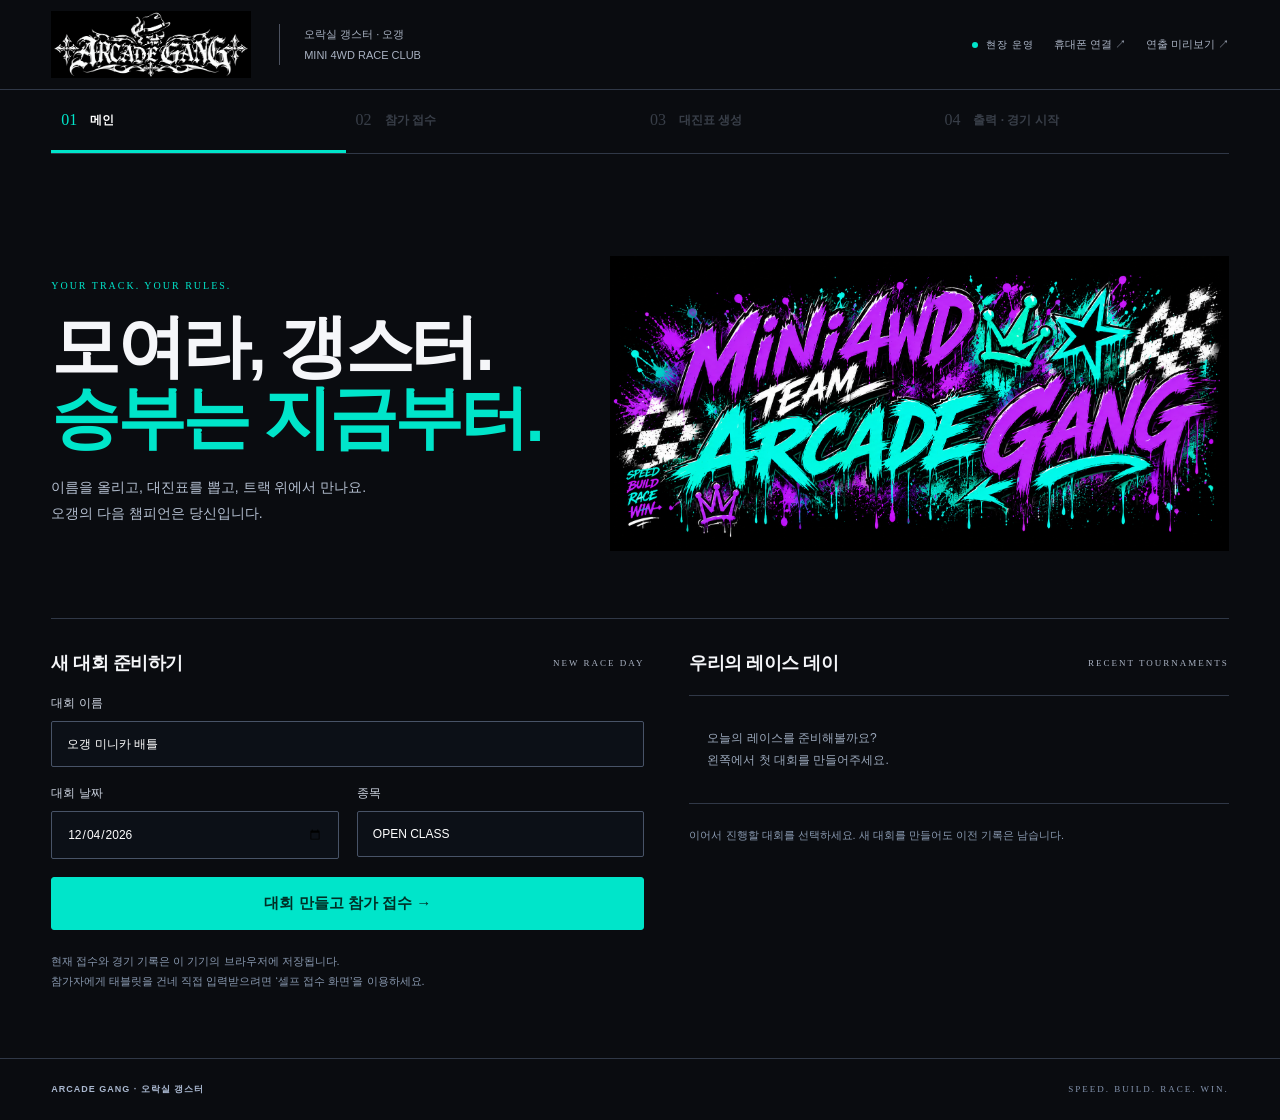
<file: index.html>
<!doctype html><html lang="ko"><head><meta charset="utf-8"><meta name="viewport" content="width=device-width,initial-scale=1"><meta name="theme-color" content="#0a0c10"><meta name="description" content="ARCADE GANG 미니카 대회 참가 접수, 대진표 생성과 경기 진행"><title>ARCADE GANG · RACE CLUB</title><link rel="stylesheet" href="hub.css"></head><body>
<header class="topbar"><a class="brand" href="#home" aria-label="오갱 메인"><img src="assets/wordmark.png" alt="ARCADE GANG"></a><div class="brand-tag">오락실 갱스터 · 오갱<br>MINI 4WD RACE CLUB</div><div class="top-right"><span class="local-status">현장 운영</span><a class="text-link" href="phone-link.html" target="_blank">휴대폰 연결 ↗</a><a class="text-link" href="scene-preview.html" target="_blank">연출 미리보기 ↗</a></div></header>
<button id="exit-kiosk" class="kiosk-exit quiet">운영자 화면으로 ↗</button><div class="app-shell"><nav class="steps" aria-label="대회 준비 단계"><button data-go="home"><b>01</b> 메인</button><button data-go="register"><b>02</b> 참가 접수</button><button data-go="draw"><b>03</b> 대진표 생성</button><button data-go="ready"><b>04</b> 출력 · 경기 시작</button></nav>
<main>
<section class="page" data-page="home"><div class="home-hero"><div class="hero-copy"><span class="eyebrow">YOUR TRACK. YOUR RULES.</span><h1>모여라, 갱스터.<br><em>승부는 지금부터.</em></h1><p>이름을 올리고, 대진표를 뽑고, 트랙 위에서 만나요.<br>오갱의 다음 챔피언은 당신입니다.</p></div><img class="hero-art" src="assets/graffiti.png" alt="청록색과 보라색 ARCADE GANG 미니카 그래피티"></div><div class="home-lower"><div><div class="section-label"><h2>새 대회 준비하기</h2><span>NEW RACE DAY</span></div><form id="event-form" class="event-form"><label>대회 이름<input id="event-title" name="title" maxlength="40" value="오갱 미니카 배틀" required autocomplete="off"></label><label>대회 날짜<input id="event-date" name="date" type="date" required></label><label>종목<input id="event-class" name="raceClass" maxlength="24" value="OPEN CLASS" required></label><button class="primary" type="submit">대회 만들고 참가 접수 →</button></form><p class="home-note">현재 접수와 경기 기록은 이 기기의 브라우저에 저장됩니다.<br>참가자에게 태블릿을 건네 직접 입력받으려면 ‘셀프 접수 화면’을 이용하세요.</p></div><div><div class="section-label"><h2>우리의 레이스 데이</h2><span>RECENT TOURNAMENTS</span></div><div id="event-list"></div><p class="home-note">이어서 진행할 대회를 선택하세요. 새 대회를 만들어도 이전 기록은 남습니다.</p></div></div></section>
<section class="page" data-page="register" hidden><div class="page-head"><div><span class="eyebrow">PLAYER CHECK-IN</span><h1>오늘의 레이서,<br>이름을 남겨주세요.</h1><p id="register-event-name">대회 참가 접수</p></div><div class="head-actions"><button class="quiet" id="enter-kiosk">셀프 접수 화면 ↗</button><div class="counter"><strong id="player-count">0</strong><span>RACERS CHECKED IN</span></div></div></div><div class="kiosk-poster"><img src="assets/poster.png" alt=""></div><div class="register-layout"><div class="checkin-card"><span class="eyebrow">WELCOME TO THE GANG.</span><h2>무슨 이름으로 달릴까요?</h2><p>경기에서 사용할 이름 또는 닉네임을 입력해주세요.</p><form id="player-form"><label for="player-name">선수 이름 / 닉네임</label><input id="player-name" name="playerName" maxlength="40" placeholder="이름을 입력해주세요" autocomplete="off" required enterkeyhint="done"><small class="field-note">1~20글자 · 경기 화면에서는 5글자 뒤부터 ...로 표시됩니다.</small><button type="submit" class="primary">참가 접수 완료 ↗</button></form><div class="receipt" id="receipt" role="status" aria-live="polite">이름을 입력하고 접수 완료를 눌러주세요.</div><details class="bulk-box"><summary>운영자 · 명단 한 번에 추가하기</summary><textarea id="bulk-names" rows="5" placeholder="한 줄에 한 명씩 입력&#10;오갱&#10;블랙잭&#10;번아웃" aria-label="추가할 선수 명단"></textarea><button id="add-bulk">명단 일괄 추가</button></details><div class="register-brand"><img src="assets/wordmark.png" alt="ARCADE GANG"><span>SPEED. BUILD. RACE. WIN.</span></div></div><section class="roster-panel" aria-label="참가자 명단"><div class="roster-top"><h2>참가자 명단 <span id="roster-count">00</span></h2><input type="search" id="roster-search" placeholder="선수 이름 검색" aria-label="선수 이름 검색"></div><div class="roster-list" id="roster-list"></div><div class="roster-foot"><span>최소 3명 · 최대 64명</span><button class="purple" id="to-draw">접수 마치고 대진표 생성 →</button></div></section></div><div class="bottom-bar"><span>동명이인은 구분할 수 있는 별칭을 사용해주세요.<br>현장 접수 화면입니다. 다른 기기와 명단이 자동 공유되지는 않습니다.</span><button class="quiet" id="export-event">접수 명단 백업 ↓</button></div></section>
<section class="page" data-page="draw" hidden><div class="page-head"><div><span class="eyebrow">BUILD THE BRACKET</span><h1>레인은 공정하게.<br>승부는 뜨겁게.</h1><p id="draw-event-name">접수한 명단으로 대진표를 만듭니다.</p></div><div class="head-actions"><button class="quiet" data-go="register">← 명단 확인</button></div></div><div class="settings-strip"><div><small>참가 선수</small><strong><em id="draw-count">0</em>명</strong></div><div><small>경기 방식</small><strong>토너먼트 3R</strong></div><div><small>레인 배치</small><strong>3라운드 · 각 레인 1회</strong></div><div><small>결승 진출</small><strong>라운드별 1명 → 3인 결승</strong></div></div><div class="draw-empty" id="draw-empty"><span>SHUFFLE. LINE UP. RACE.</span><h2>명단은 준비됐습니다.</h2><p>각 라운드마다 3인조·2인조로 편성합니다.<br>라운드 진출자는 이후 경기에서 빠지고, 남은 선수는 출력물의 레인을 유지합니다.</p><button id="generate" class="purple">대진표 추첨하기 ↗</button></div><div id="generated-view" hidden><div class="draw-actions"><p>접수한 이름 그대로 편성했습니다. 선수 이름과 레인을 확인해주세요.<br>3개 라운드에서 각 선수가 1·2·3레인에 한 번씩 배치됩니다.</p><div><button id="regenerate" class="quiet">다시 추첨</button><button class="primary" id="confirm-bracket">이 대진표로 확정 →</button></div></div><div class="round-grid" id="draw-rounds"></div></div><div class="bottom-bar"><span id="draw-lock-note">추첨 후에도 경기 시작 전에는 다시 편성할 수 있습니다.</span><button class="quiet" data-go="home">메인으로</button></div></section>
<section class="page" data-page="ready" hidden><div class="page-head"><div><span class="eyebrow">ALL SET. LET’S RACE.</span><h1>대진표 준비 끝.<br>이제 트랙으로.</h1><p>한 장을 출력하고, 경기 화면을 열어주세요.</p></div><button class="quiet" data-go="draw">← 대진표 확인</button></div><div class="ready-summary"><div><h2 id="ready-title"></h2><p id="ready-meta"></p></div><strong><span id="ready-count">0</span><small>RACERS</small></strong></div><div class="ready-layout"><section class="ready-card print-card"><span>01 / PRINT THE SHEET</span><h2>손에 쥐는 대진표.</h2><p id="print-description">로고와 선수 이름이 선명한 흑백 대진표입니다. 조 편성과 레인 번호가 경기 화면에 그대로 연결됩니다.</p><div class="card-index" aria-hidden="true">01</div><button id="open-print" class="quiet">출력 화면 열기 ↗</button></section><section class="ready-card"><span>02 / ENTER THE ARENA</span><h2>오늘의 승부를 시작하세요.</h2><p>조를 누르면 선수 소개가 시작됩니다. 승자 이름을 누르면 다음 경기로 이어지고, 다음 라운드는 휴식 후 시작할 수 있습니다.</p><div class="card-index" aria-hidden="true">02</div><button id="open-live" class="primary">경기 진행 화면 열기 →</button></section></div><details class="ready-preview"><summary>확정된 1R · 2R · 3R 대진표 펼쳐보기</summary><div class="round-grid" id="ready-rounds"></div></details><div class="bottom-bar"><span>관중용 화면은 경기 진행 화면에서 열 수 있습니다.<br>접수와 결과는 현재 브라우저에 저장됩니다.</span><button class="quiet" id="export-ready">대회 정보 백업 ↓</button></div></section>
</main></div><footer class="footer"><b>ARCADE GANG · 오락실 갱스터</b><span>SPEED. BUILD. RACE. WIN.</span></footer><div class="toast" id="toast" role="status" aria-live="polite"></div><script src="tournament-store.js"></script><script src="print-style.js"></script><script src="print-view.js"></script><script src="hub.js"></script></body></html>
</file>
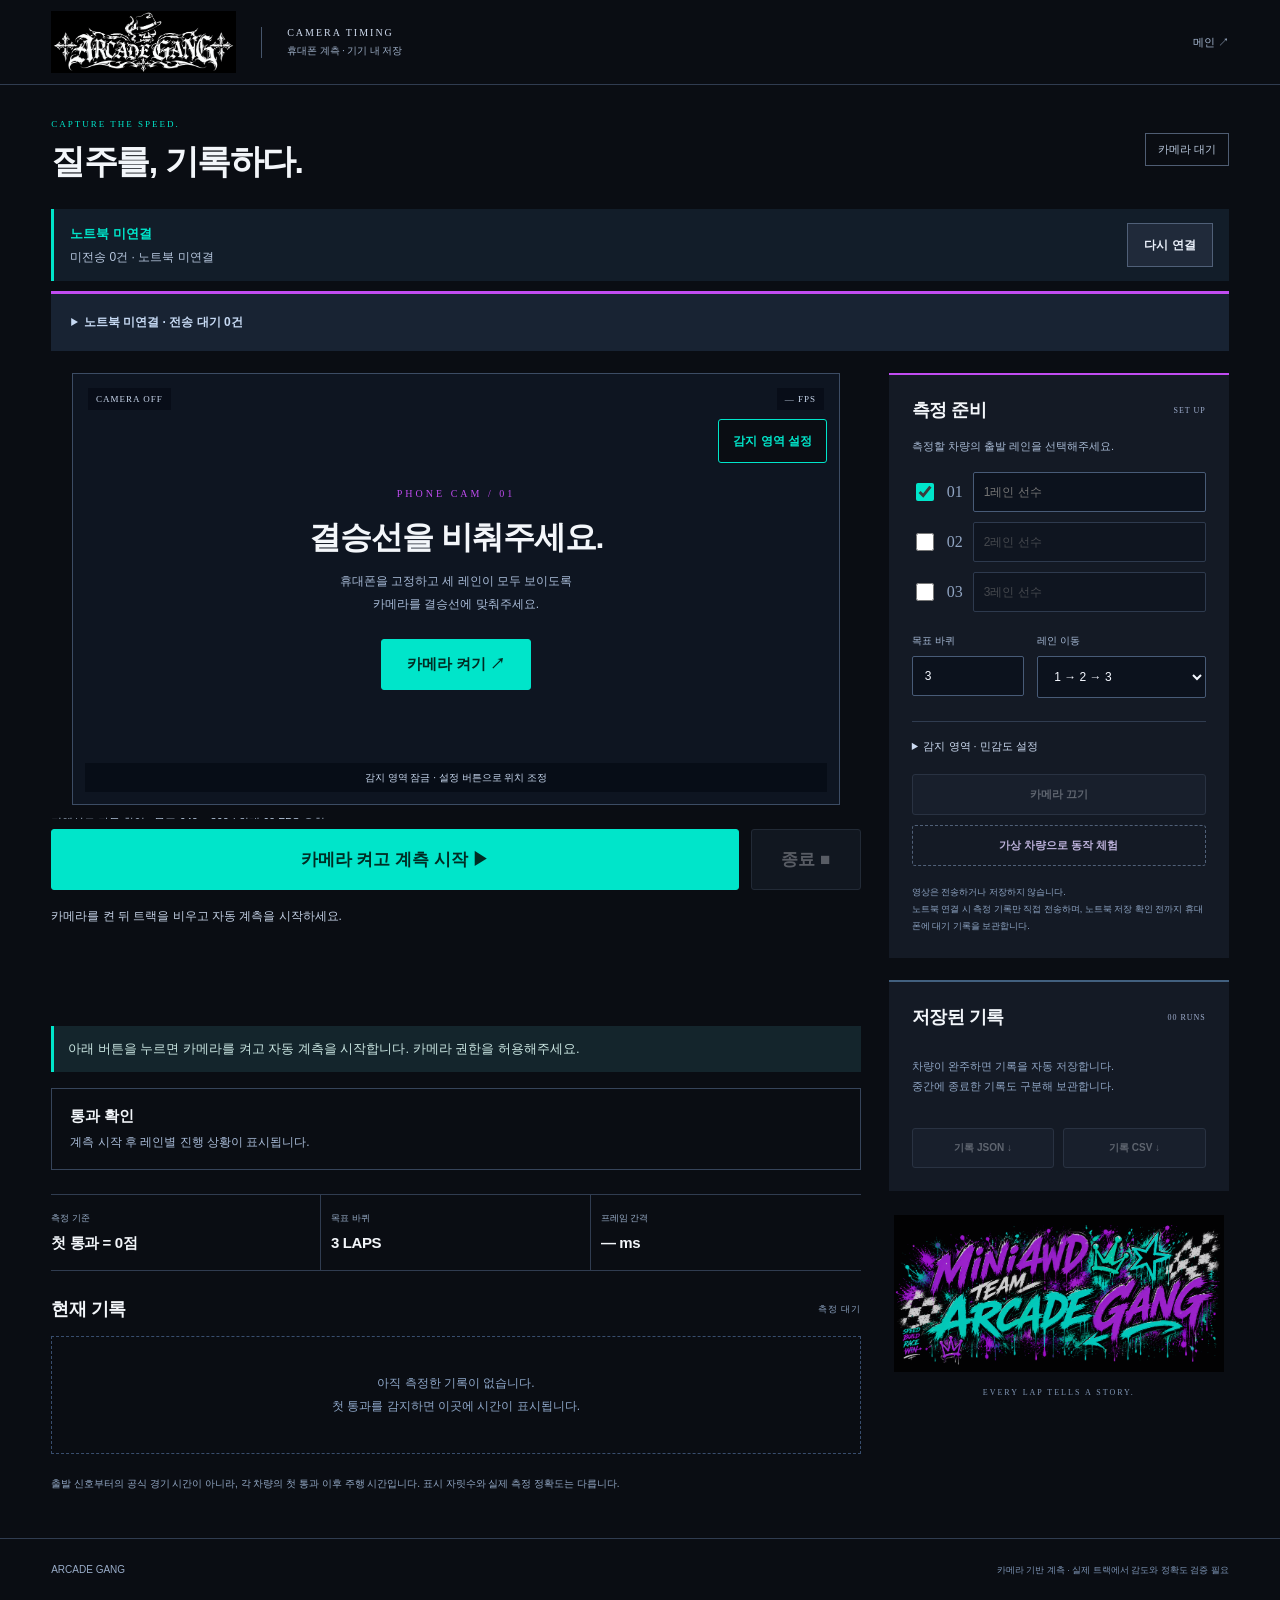
<file: camera.html>
<!doctype html><html lang="ko"><head><meta charset="utf-8"><meta name="viewport" content="width=device-width,initial-scale=1,viewport-fit=cover"><meta name="referrer" content="no-referrer"><meta name="theme-color" content="#0a0d13"><title>ARCADE GANG · 카메라 랩타이머</title><link rel="stylesheet" href="camera.css"><link rel="stylesheet" href="phone-camera-link.css"></head><body>
<header class="camera-header"><a href="index.html"><img src="assets/wordmark.png" alt="ARCADE GANG"></a><span>CAMERA TIMING<span>휴대폰 계측 · 기기 내 저장</span></span><a href="index.html" class="back">메인 ↗</a></header>
<main><div class="page-title"><div><span class="eyebrow">CAPTURE THE SPEED.</span><h1>질주를, 기록하다.</h1></div><span class="phase-pill" id="phase-pill">카메라 대기</span></div>
<section class="phone-connection-strip" aria-label="노트북 연결 상태"><div><strong id="phone-connection-banner" role="status">노트북 미연결</strong><small id="phone-queue-banner">미전송 0건</small></div><button id="phone-reconnect" type="button">다시 연결</button></section><details class="phone-pair-panel" id="phone-pair"><summary id="phone-pair-summary">노트북 연결 · 계측 휴대폰 01</summary><h2 style="margin-top:18px">측정 기록을 노트북으로.</h2><p id="phone-note">노트북의 연결 QR로 이 화면을 연 뒤 응답을 만들어주세요. 연결한 다음 시작한 기록부터 전송합니다.</p><button id="phone-connect">노트북 연결 응답 만들기</button><span class="phone-pair-status" id="phone-link-status">노트북 미연결 · 휴대폰 단독 저장</span><div class="phone-pair-context" id="phone-context">연결되면 노트북의 현재 경기 선수가 표시됩니다.</div><section id="phone-short-panel" class="short-code-panel" hidden aria-live="polite"><span>노트북에 이 숫자를 입력하세요</span><output id="phone-short-code" aria-label="6자리 연결 코드"></output><small id="phone-short-expiry"></small><button id="phone-refresh-code">새 코드 받기</button></section><details><summary>대체 연결 · 응답 QR / 긴 코드</summary><div id="phone-qr" class="qr-box" hidden></div><textarea id="phone-answer" readonly rows="3" aria-label="노트북에 전달할 응답 코드"></textarea><button id="phone-copy-answer">응답 코드 복사</button></details><small class="pending-text" id="phone-pending"></small><div class="pair-actions"><button id="phone-resend" disabled>대기 기록 다시 전송</button><button id="phone-disconnect" disabled>연결 해제</button></div></details><div class="camera-layout"><section class="camera-column"><div class="camera-stage" id="camera-stage"><video id="video" muted playsinline autoplay></video><canvas id="demo-canvas" hidden></canvas><div class="camera-placeholder" id="camera-placeholder"><span>PHONE CAM / 01</span><h2>결승선을 비춰주세요.</h2><p>휴대폰을 고정하고 세 레인이 모두 보이도록<br>카메라를 결승선에 맞춰주세요.</p><button class="primary" id="open-camera">카메라 켜기 ↗</button></div><div class="camera-hud"><span id="camera-source">CAMERA OFF</span><span id="fps">— FPS</span></div><div class="zones" id="zones"></div><button id="edit-zones" class="edit-zones" type="button" aria-pressed="false">감지 영역 설정</button><div class="scan-label" id="scan-label">감지 영역 잠금 · 설정 버튼으로 위치 조정</div></div><p class="capture-info" id="capture-info">저해상도 자동 촬영 · 목표 640 × 360 / 최대 60 FPS 요청</p><div class="detection-feedback" id="detection-feedback" role="status" aria-live="polite">감지 대기 · 통과하면 레인 번호가 표시됩니다.</div><div class="camera-status" id="status" role="status" aria-live="polite">카메라를 켠 뒤 트랙을 비우고 자동 계측을 시작하세요.</div><div class="run-controls"><button class="primary" id="start" disabled>자동 계측 시작 ▶</button><button id="stop" disabled>종료 ■</button></div><p id="start-help" class="start-help" role="status"></p><section id="pass-progress" class="pass-progress" aria-label="통과 진행 현황"></section><div class="metric-strip"><div><small>측정 기준</small><strong>첫 통과 = 0점</strong></div><div><small>목표 바퀴</small><strong id="target-display">3 LAPS</strong></div><div><small>프레임 간격</small><strong id="resolution">— ms</strong></div></div><div class="results-head"><h2>현재 기록</h2><span id="run-source-label">측정 대기</span></div><div id="results"></div><p class="timing-note">출발 신호부터의 공식 경기 시간이 아니라, 각 차량의 첫 통과 이후 주행 시간입니다. 표시 자릿수와 실제 측정 정확도는 다릅니다.</p></section>
<aside><section class="setup-panel"><div class="section-head"><h2>측정 준비</h2><span>SET UP</span></div><p class="setup-note">측정할 차량의 출발 레인을 선택해주세요.</p><div class="participants" id="participants"><label><input type="checkbox" data-lane="0" checked><b>01</b><input class="racer-name" data-name="0" maxlength="20" placeholder="1레인 선수" aria-label="1레인 선수 이름"></label><label><input type="checkbox" data-lane="1"><b>02</b><input class="racer-name" data-name="1" maxlength="20" placeholder="2레인 선수" aria-label="2레인 선수 이름"></label><label><input type="checkbox" data-lane="2"><b>03</b><input class="racer-name" data-name="2" maxlength="20" placeholder="3레인 선수" aria-label="3레인 선수 이름"></label></div><div class="setting-pair"><label>목표 바퀴<input type="number" id="lap-goal" min="1" max="30" value="3" inputmode="numeric"></label><label>레인 이동<select id="rotation"><option value="1">1 → 2 → 3</option><option value="-1">1 → 3 → 2</option><option value="0">이동 없음</option></select></label></div><details class="detection-settings" id="detection-settings"><summary>감지 영역 · 민감도 설정</summary><label>사용 카메라<select id="camera-select"><option value="">후면 카메라 자동 선택</option></select></label><label>감지창 가로폭 <output id="width-value">17%</output><input type="range" id="zone-width" min="6" max="28" value="17"></label><label>감지창 세로폭 <output id="height-value">32%</output><input type="range" id="zone-height" min="10" max="65" value="32"></label><label>감지 변화량 <output id="sensitivity-value">8%</output><input type="range" id="sensitivity" min="3" max="25" value="8"></label><label>최소 랩 간격 (초)<input id="min-lap" type="number" min="0.4" max="30" step="0.1" value="1.2"></label><label>통과 방향<select id="direction"><option value="any">방향 제한 없음</option><option value="down">위에서 아래로</option><option value="up">아래에서 위로</option></select></label><p>감지 변화량은 낮을수록 민감합니다. 최소 랩 간격은 실제 한 바퀴 시간보다 짧게 설정하세요. 감지창 위치는 영상 위에서 직접 이동할 수 있습니다.</p><button id="reset-zones">감지창 위치 초기화</button></details><div class="device-actions"><button id="close-camera" disabled>카메라 끄기</button><button id="demo">가상 차량으로 동작 체험</button></div><p class="privacy-note">영상은 전송하거나 저장하지 않습니다.<br>노트북 연결 시 측정 기록만 직접 전송하며, 노트북 저장 확인 전까지 휴대폰에 대기 기록을 보관합니다.</p></section><section class="history-panel"><div class="section-head"><h2>저장된 기록</h2><span id="history-count">00 RUNS</span></div><div id="history-list"></div><div class="export-actions"><button id="export-json" disabled>기록 JSON ↓</button><button id="export-csv" disabled>기록 CSV ↓</button></div></section><div class="brand-panel"><img src="assets/graffiti.png" alt="ARCADE GANG"><span>EVERY LAP TELLS A STORY.</span></div></aside></div></main><footer>ARCADE GANG <span>카메라 기반 계측 · 실제 트랙에서 감도와 정확도 검증 필요</span></footer><div class="toast" id="toast" role="status"></div><script src="camera-engine.js"></script><script src="camera.js"></script><script src="lib/qrcode.js"></script><script src="peer-link.js"></script><script src="short-code-api.js"></script><script src="reconnect.js"></script><script src="phone-camera-link.js"></script></body></html>
</file>
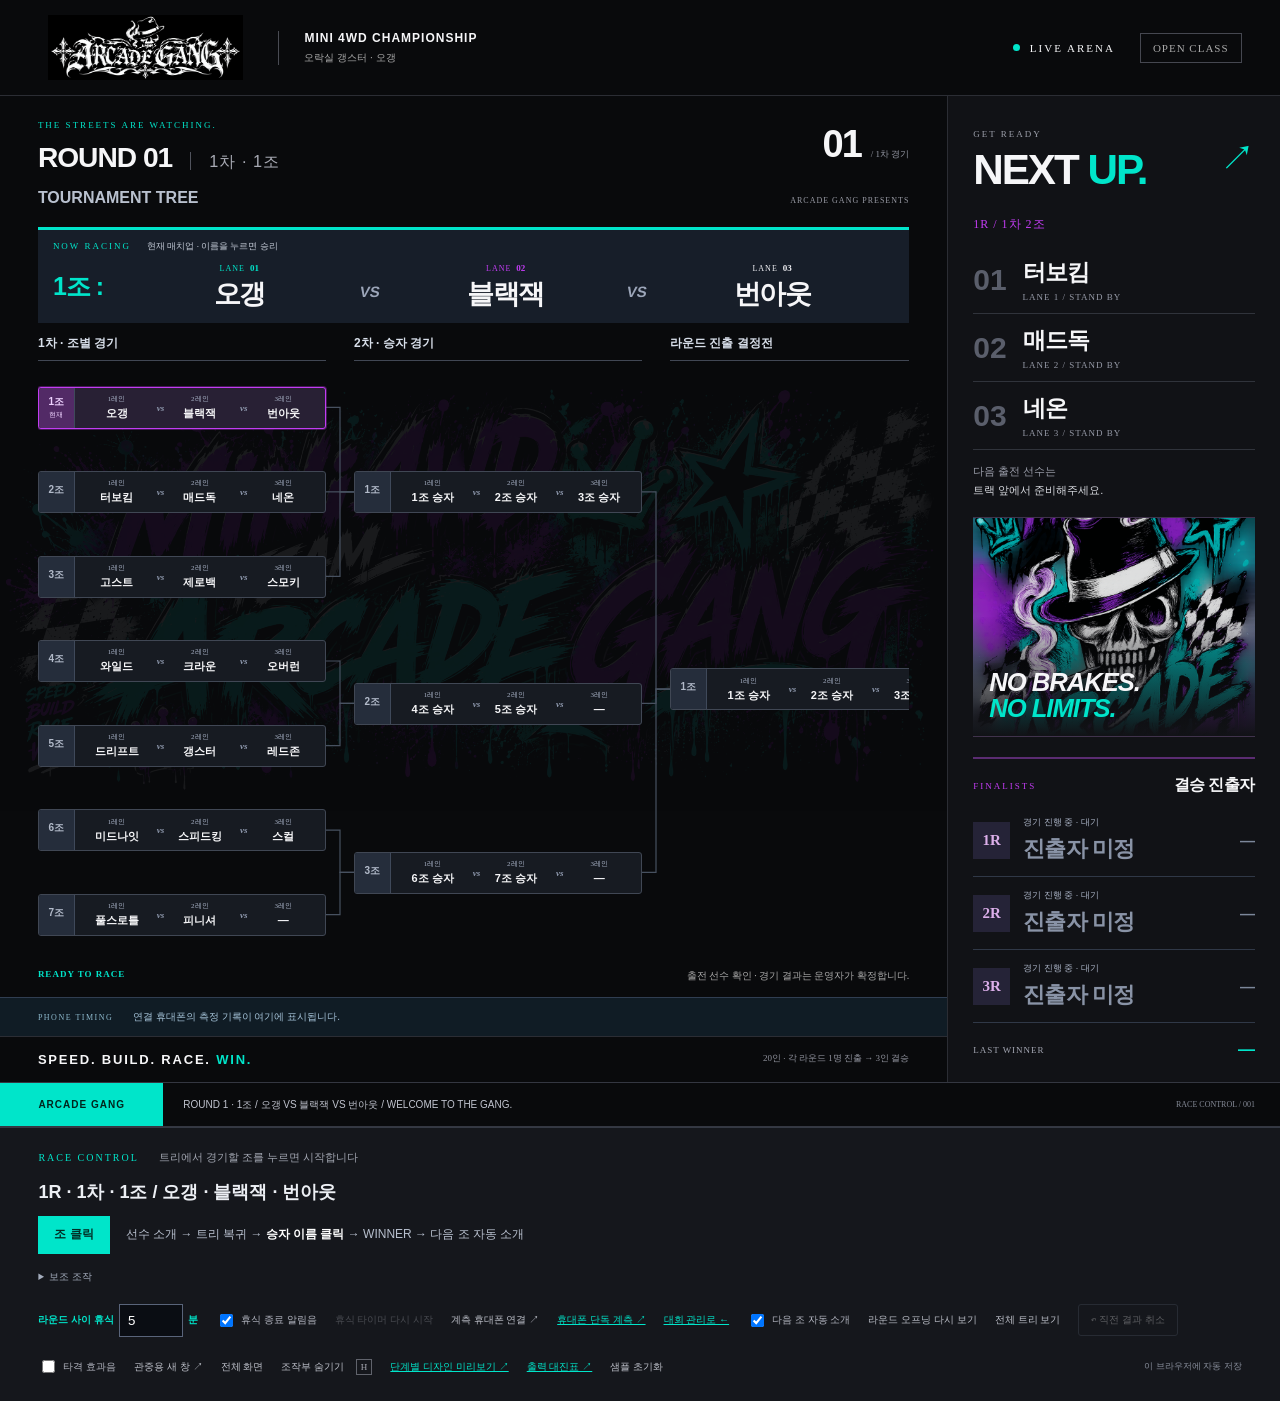
<file: live.html>
<!doctype html><html lang="ko"><head><meta charset="utf-8"><meta name="viewport" content="width=device-width,initial-scale=1"><title>ARCADE GANG / LIVE ARENA</title><link rel="stylesheet" href="live.css"><link rel="stylesheet" href="live-v2.css"><link rel="stylesheet" href="live-readability.css"><link rel="stylesheet" href="live-scenes.css"></head><body>
<div class="audience-gate" id="audience-gate"><img src="assets/wordmark.png" alt="ARCADE GANG"><h1>관중용 경기 화면</h1><p>아래 버튼을 누르면 주소창 없이 전체 화면으로 시작합니다.</p><button id="start-audience">전체 화면으로 시작 ↗</button><button id="start-windowed">창 모드로 보기</button><small>전체 화면 종료: Esc · 다시 켜기: 오른쪽 아래 전체 화면</small></div><button class="audience-fullscreen" id="audience-fullscreen">전체 화면 ↗</button><div class="broadcast"><header><img src="assets/wordmark.png" alt="ARCADE GANG"><div class="header-label">MINI 4WD CHAMPIONSHIP<span>오락실 갱스터 · 오갱</span></div><div class="on-air"><i></i> LIVE ARENA <span>OPEN CLASS</span></div></header>
<div class="arena-grid"><main class="arena"><div class="match-top"><div><span class="kicker">THE STREETS ARE WATCHING.</span><h1><span id="round">ROUND 01</span><b id="heat">HEAT 01</b></h1></div><div class="match-count"><b id="counter">01</b><span id="count-label">/ 1차 경기</span></div></div><div class="stage"><section class="round-break" id="round-break" aria-label="라운드 휴식 화면">
 <img class="break-art" src="assets/poster.png" alt="오갱 대표 해골 아트">
 <div class="break-body"><div class="break-topline"><span>ARCADE GANG / PIT STOP</span><span id="break-round-label">ROUND COMPLETE</span></div>
 <div class="break-heading"><span class="break-eyebrow">잠시 숨을 고르고, 다시 트랙으로.</span><h2 id="break-title">라운드 종료</h2><p class="break-next" id="break-next">다음 라운드를 준비합니다.</p></div>
 <div class="break-timer-block"><span class="break-timer-label">다음 질주까지</span><output id="break-clock" class="break-clock" aria-label="남은 휴식 시간">—</output><div class="break-progress" aria-hidden="true"><i id="break-progress-fill"></i></div><p id="break-note" role="status">잠시 휴식해주세요.</p></div>
 <div class="break-qualified"><span>FINALISTS / 결승 진출 확정</span><div id="break-finalists"></div></div>
 <div class="break-footer"><div><span class="break-live-dot"></span><strong id="break-prep">차량 점검 · 배터리 확인 · 출전 준비</strong></div><button id="start-round">라운드 시작 ▶</button><strong class="audience-wait">운영자의 시작을 기다리고 있습니다.</strong></div>
 </div><div class="break-art-caption">THE NEXT RACE<br><b>IS YOURS.</b></div>
</section><img class="back-art" src="assets/graffiti.png" alt=""><div class="stage-title"><span>ARCADE GANG PRESENTS</span><strong id="status">WHO OWNS THE TRACK?</strong></div><section class="current-match" aria-label="현재 매치업"><div class="current-caption">NOW RACING <span>현재 매치업 · 이름을 누르면 승리</span></div><div class="current-match-row"><strong id="current-heat-label">1조 :</strong><div class="lineup" id="lineup"></div></div></section><section class="showdown" id="showdown" aria-label="진출 결정전 대전 화면"><img src="assets/poster.png" alt="" class="showdown-art"><div class="showdown-title"><span id="showdown-eyebrow">ONE SHOT. ONE FINALIST.</span><h2 id="showdown-title">FINAL QUALIFIER</h2><p id="showdown-subtitle">결승행 티켓은 단 한 장.</p></div><div id="showdown-lineup" class="showdown-lineup"></div><div class="showdown-foot" id="showdown-foot">WIN YOUR PLACE IN THE FINAL.</div></section><section class="champion-board" id="champion-board"><img src="assets/poster.png" alt="" class="champion-art"><div class="champion-heading"><span>THE LAST GANG STANDING</span><h2>CHAMPION</h2><strong id="champion-name">—</strong><p>ARCADE GANG · 최종 우승</p><button id="replay-celebration">우승 연출 다시 보기 ▶</button></div></section><div class="tree-scroll"><div class="tournament-tree" id="tournament-tree"></div></div><div class="stage-caption"><span id="phase">READY TO RACE</span><span id="result">누가 트랙을 지배할 것인가.</span></div></div><section class="linked-timing" id="linked-timing"><span>PHONE TIMING</span><div id="linked-times">연결 휴대폰의 측정 기록이 여기에 표시됩니다.</div></section><div class="arena-bottom"><span>SPEED. BUILD. RACE. <b>WIN.</b></span><span class="sample-tag">20인 · 각 라운드 1명 진출 → 3인 결승</span></div>
<div class="overlay round-opening" id="round-opening" aria-hidden="true"><img class="opening-art" src="assets/poster.png" alt=""><div class="opening-bars"><i></i><i></i><i></i></div><div class="opening-content"><img src="assets/wordmark.png" alt="ARCADE GANG"><span id="opening-eyebrow">ENTER THE GANG.</span><h2 id="opening-title">ROUND 01</h2><strong id="opening-subtitle">첫 번째 질주가 시작된다.</strong><p id="opening-meta">20 RACERS / ONE FINALIST</p></div><div class="opening-counter" id="opening-counter">01</div></div><div class="overlay intro-overlay" id="intro-overlay" aria-hidden="true"><div class="intro-slash"></div><div class="intro-copy"><span id="intro-lane">LANE 01</span><strong id="intro-name">오갱</strong><small>ARCADE GANG / ENTER THE RACE</small></div><div class="intro-index" id="intro-index">01</div></div>
<div class="overlay winner-overlay" id="winner-overlay" aria-hidden="true"><img class="ceremony-art" src="assets/poster.png" alt=""><div class="ceremony-frame"></div><div class="winner-stripe"></div><div class="winner-copy"><span id="award-eyebrow">LEAVE YOUR NAME ON THE TRACK.</span><b id="award-label">WINNER</b><strong id="winner-name">오갱</strong><span id="award-caption" class="award-caption"></span><small id="winner-meta">ROUND 01 / HEAT 01 / LANE 01</small></div><div class="confetti" id="confetti"></div></div></main>
<aside><div class="next-head"><div><span>GET READY</span><h2>NEXT <em>UP.</em></h2></div><b>↗</b></div><div class="next-match" id="next-label">ROUND 01 / HEAT 02</div><div id="next-list"></div><div class="next-note">다음 출전 선수는<br><b>트랙 앞에서 준비해주세요.</b></div><div class="side-poster"><img src="assets/poster.png" alt="오갱 그래피티 해골 캐릭터"><span>NO BRAKES.<br><b>NO LIMITS.</b></span></div><section class="qualification-panel" aria-label="라운드별 결승 진출자"><div class="qualification-heading"><span>FINALISTS</span><h2>결승 진출자</h2></div><div id="round-qualifiers"></div></section><div class="last-result"><span>LAST WINNER</span><strong id="last-winner">—</strong></div></aside></div>
<footer class="ticker"><b>ARCADE GANG</b><span id="ticker">WELCOME TO THE GANG. &nbsp; 선수 소개를 재생하고 경기를 시작하세요.</span><span class="ticker-end">RACE CONTROL / 001</span></footer></div>
<section class="control" id="controls"><div class="control-title"><b>RACE CONTROL</b><span id="control-hint">① 선수 소개　② 승자 선택 후 확정　③ 다음 경기</span></div><div id="control-match" class="control-match"></div><div class="auto-guide"><b>조 클릭</b><span>선수 소개 → 트리 복귀 → <strong>승자 이름 클릭</strong> → WINNER → 다음 조 자동 소개</span></div><details class="manual-tools"><summary>보조 조작</summary><div class="control-actions"><button id="intro" class="primary">▶ 선수 소개 <kbd>Space</kbd></button><div class="winner-buttons" id="winner-buttons"></div><button id="confirm-winner" disabled>승자 확정</button><button id="skip-intro" hidden>소개 건너뛰기</button><button id="next" disabled>다음 경기 → <kbd>N</kbd></button><button id="undo" disabled>↶ 결과 취소</button></div></details><div class="control-options"><label>라운드 사이 휴식 <input id="break-minutes" type="number" min="0" max="120" step="1" value="5" style="width:64px"> 분</label><label><input type="checkbox" id="break-alert" checked> 휴식 종료 알림음</label><button id="restart-break">휴식 타이머 다시 시작</button><button id="open-phone-link">계측 휴대폰 연결 ↗</button><a href="camera.html" target="_blank">휴대폰 단독 계측 ↗</a><a href="index.html#ready">대회 관리로 ←</a><label><input type="checkbox" id="auto-advance" checked> 다음 조 자동 소개</label><button id="replay-opening">라운드 오프닝 다시 보기</button><button id="show-full-tree">전체 트리 보기</button><button id="undo-main">↶ 직전 결과 취소</button><label><input type="checkbox" id="sound"> 타격 효과음</label><button id="audience">관중용 새 창 ↗</button><button id="fullscreen">전체 화면</button><button id="hide-controls">조작부 숨기기 <kbd>H</kbd></button><a href="scene-preview.html" target="_blank">단계별 디자인 미리보기 ↗</a><a href="print.html" target="_blank">출력 대진표 ↗</a><button id="reset">샘플 초기화</button><span id="sync-note">이 브라우저에 자동 저장</span></div></section><button class="restore" id="restore">조작부 표시 · H</button><div class="notice" role="status" id="notice"></div><script src="lib/gsap.min.js"></script><script src="tournament-store.js"></script><script src="live-model.js"></script><script src="live-preview.js"></script><script src="link-records.js"></script><script src="live.js"></script><script src="live-phone-panel.js"></script></body></html>
</file>
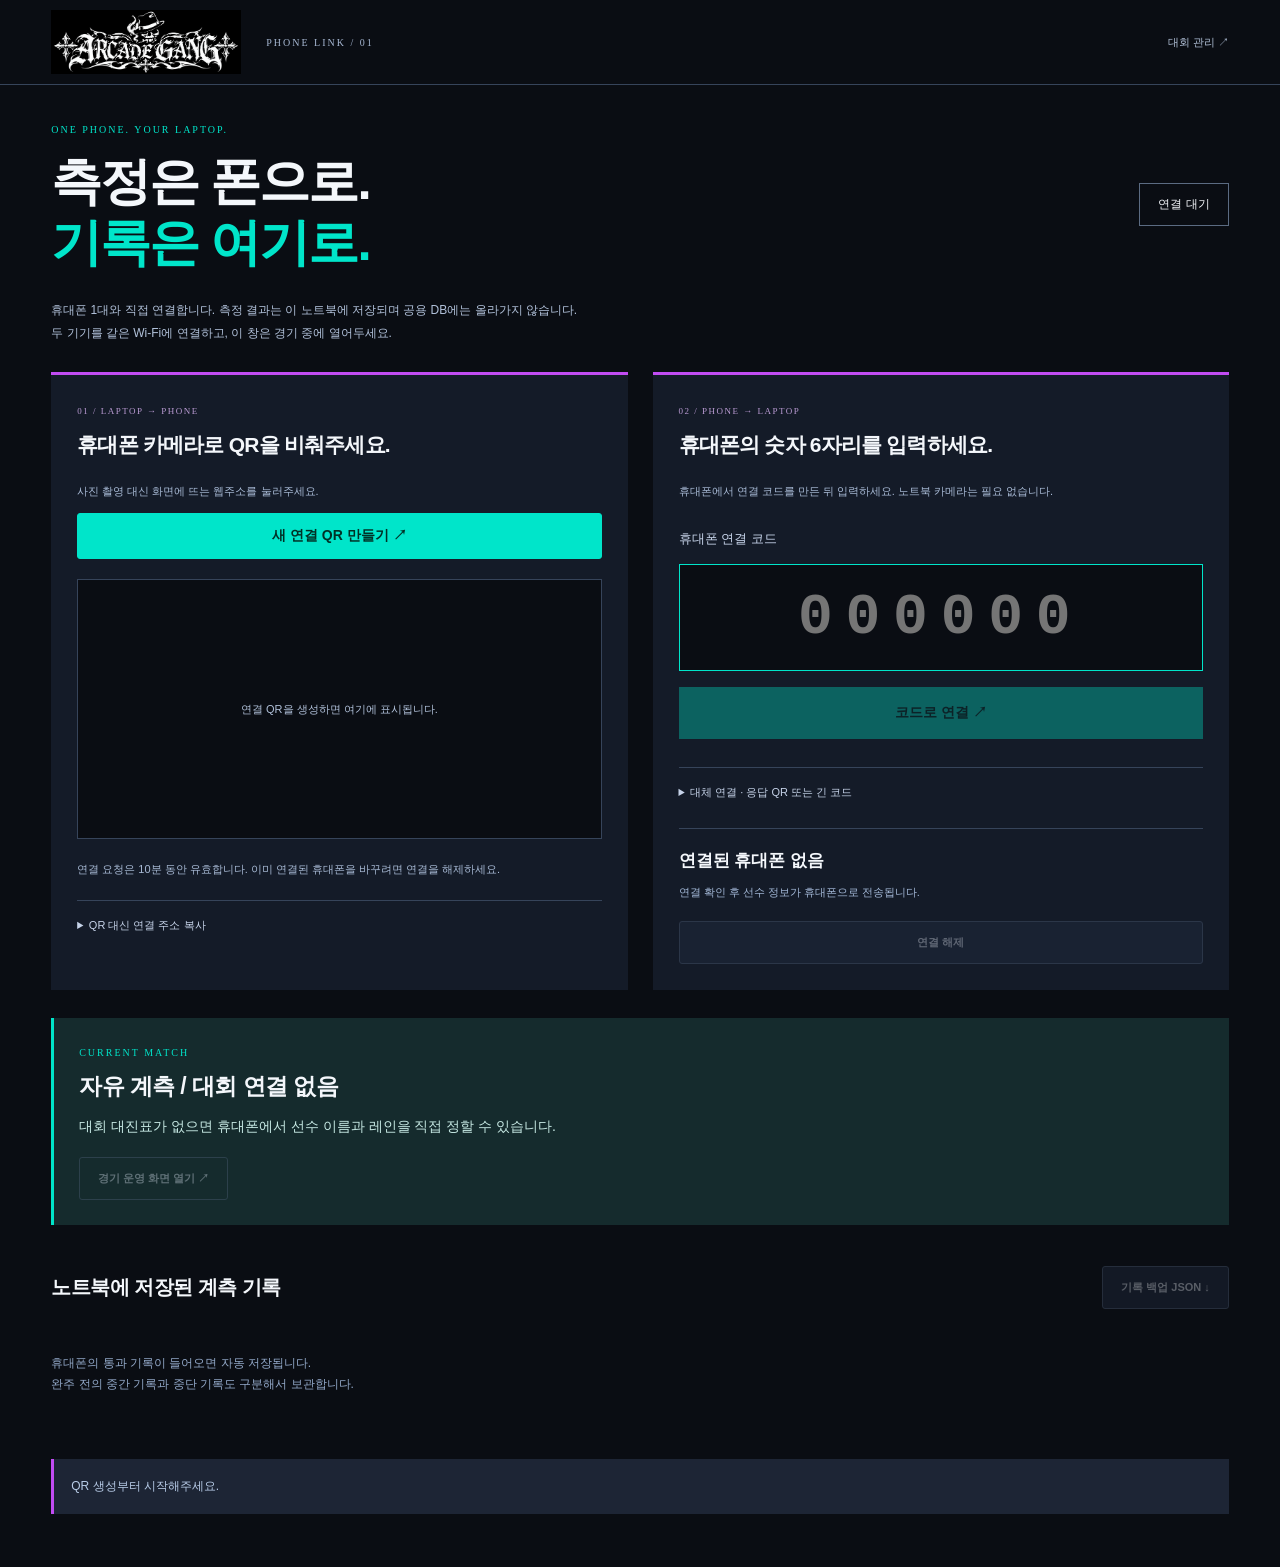
<file: phone-link.html>
<!doctype html><html lang="ko"><head><meta charset="utf-8"><meta name="viewport" content="width=device-width,initial-scale=1"><meta name="theme-color" content="#0a0d13"><meta name="referrer" content="no-referrer"><title>ARCADE GANG · 휴대폰 1대 연결</title><link rel="stylesheet" href="phone-link.css"></head><body><header class="link-header"><a href="index.html"><img src="assets/wordmark.png" alt="ARCADE GANG"></a><span>PHONE LINK / 01</span><a href="index.html#ready">대회 관리 ↗</a></header><main><div class="link-title"><div><span class="eyebrow">ONE PHONE. YOUR LAPTOP.</span><h1>측정은 폰으로.<br><em>기록은 여기로.</em></h1></div><span id="link-state" class="link-state">연결 대기</span></div><p class="link-description">휴대폰 1대와 직접 연결합니다. 측정 결과는 이 노트북에 저장되며 공용 DB에는 올라가지 않습니다.<br>두 기기를 같은 Wi-Fi에 연결하고, 이 창은 경기 중에 열어두세요.</p><div class="link-grid"><section class="pair-card"><div class="section-head"><span>01 / LAPTOP → PHONE</span><h2>휴대폰 카메라로 QR을 비춰주세요.</h2><p>사진 촬영 대신 화면에 뜨는 웹주소를 눌러주세요.</p></div><button id="create-link" class="primary">새 연결 QR 만들기 ↗</button><div id="offer-qr" class="qr-box"><p>연결 QR을 생성하면 여기에 표시됩니다.</p></div><p id="pair-note">연결 요청은 10분 동안 유효합니다. 이미 연결된 휴대폰을 바꾸려면 연결을 해제하세요.</p><details><summary>QR 대신 연결 주소 복사</summary><textarea id="offer-text" readonly rows="3" aria-label="휴대폰 연결 주소"></textarea><button id="copy-offer">주소 복사</button></details></section><section class="pair-card"><div class="section-head"><span>02 / PHONE → LAPTOP</span><h2>휴대폰의 숫자 6자리를 입력하세요.</h2></div><p>휴대폰에서 연결 코드를 만든 뒤 입력하세요. 노트북 카메라는 필요 없습니다.</p><form id="short-code-form"><label for="short-code">휴대폰 연결 코드</label><input id="short-code" type="text" inputmode="numeric" autocomplete="one-time-code" pattern="[0-9]{6}" maxlength="6" placeholder="000000" required disabled><button id="accept-short-code" class="primary" disabled>코드로 연결 ↗</button></form><details><summary>대체 연결 · 응답 QR 또는 긴 코드</summary><button id="scan-answer" disabled>노트북 카메라로 응답 QR 읽기</button><div id="scanner" hidden><video id="scan-video" muted playsinline autoplay></video><button id="stop-scan">카메라 닫기</button></div><details><summary>응답 코드를 직접 붙여넣기</summary><textarea id="answer-text" rows="4" placeholder="휴대폰의 응답 코드 복사 버튼을 눌러 이곳에 붙여넣으세요." aria-label="휴대폰 응답 코드"></textarea><button id="accept-answer" disabled>응답 적용</button></details></details><div class="connection-detail"><strong id="device-label">연결된 휴대폰 없음</strong><small id="connection-detail">연결 확인 후 선수 정보가 휴대폰으로 전송됩니다.</small><button id="disconnect" disabled>연결 해제</button></div></section></div><section class="context-card"><span class="eyebrow">CURRENT MATCH</span><h2 id="context-title">현재 경기 확인 중</h2><p id="context-names">경기 운영 화면에서 선택한 조가 자동으로 반영됩니다.</p><button id="open-race">경기 운영 화면 열기 ↗</button></section><section class="received"><div class="received-head"><h2>노트북에 저장된 계측 기록</h2><button id="download-records" disabled>기록 백업 JSON ↓</button></div><div id="received-list"></div></section><div id="link-message" class="link-message" role="status" aria-live="polite">QR 생성부터 시작해주세요.</div></main><script src="lib/qrcode.js"></script><script src="lib/jsQR.js"></script><script src="tournament-store.js"></script><script src="live-model.js"></script><script src="peer-link.js"></script><script src="short-code-api.js"></script><script src="reconnect.js"></script><script src="link-records.js"></script><script src="phone-link.js"></script></body></html>
</file>
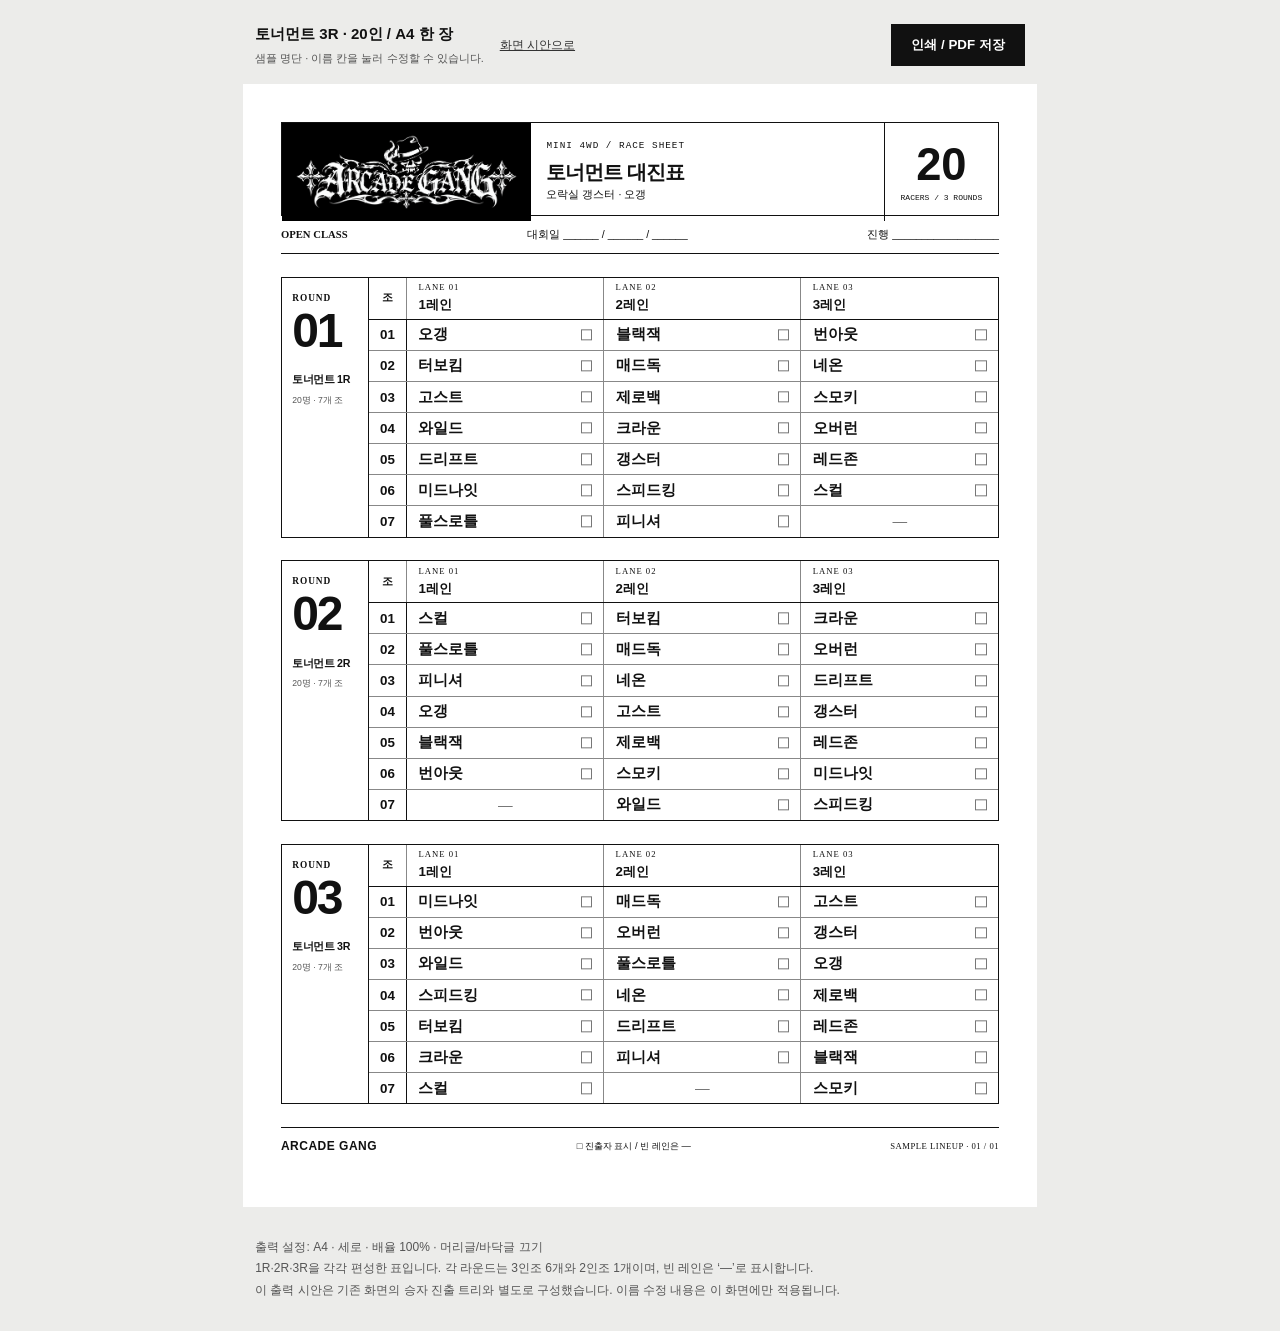
<file: print.html>
<!doctype html>
<html lang="ko">
<head>
<meta charset="utf-8"><meta name="viewport" content="width=device-width,initial-scale=1">
<title>ARCADE GANG · 토너먼트 3R · 20인 출력용</title>
<link rel="stylesheet" href="print.css">
</head>
<body>
<div class="toolbar"><div><strong>토너먼트 3R · 20인 / A4 한 장</strong><small>샘플 명단 · 이름 칸을 눌러 수정할 수 있습니다.</small></div><a href="index.html#ready">화면 시안으로</a><button onclick="window.print()">인쇄 / PDF 저장</button></div>
<main class="paper" aria-label="A4 한 장 출력용 대진표" id="sheet"></main>
<p class="screen-note">출력 설정: A4 · 세로 · 배율 100% · 머리글/바닥글 끄기<br>1R·2R·3R을 각각 편성한 표입니다. 각 라운드는 3인조 6개와 2인조 1개이며, 빈 레인은 ‘—’로 표시합니다.<br>이 출력 시안은 기존 화면의 승자 진출 트리와 별도로 구성했습니다. 이름 수정 내용은 이 화면에만 적용됩니다.</p>
<script src="tournament-store.js"></script><script src="print.js"></script>
</body></html>
</file>
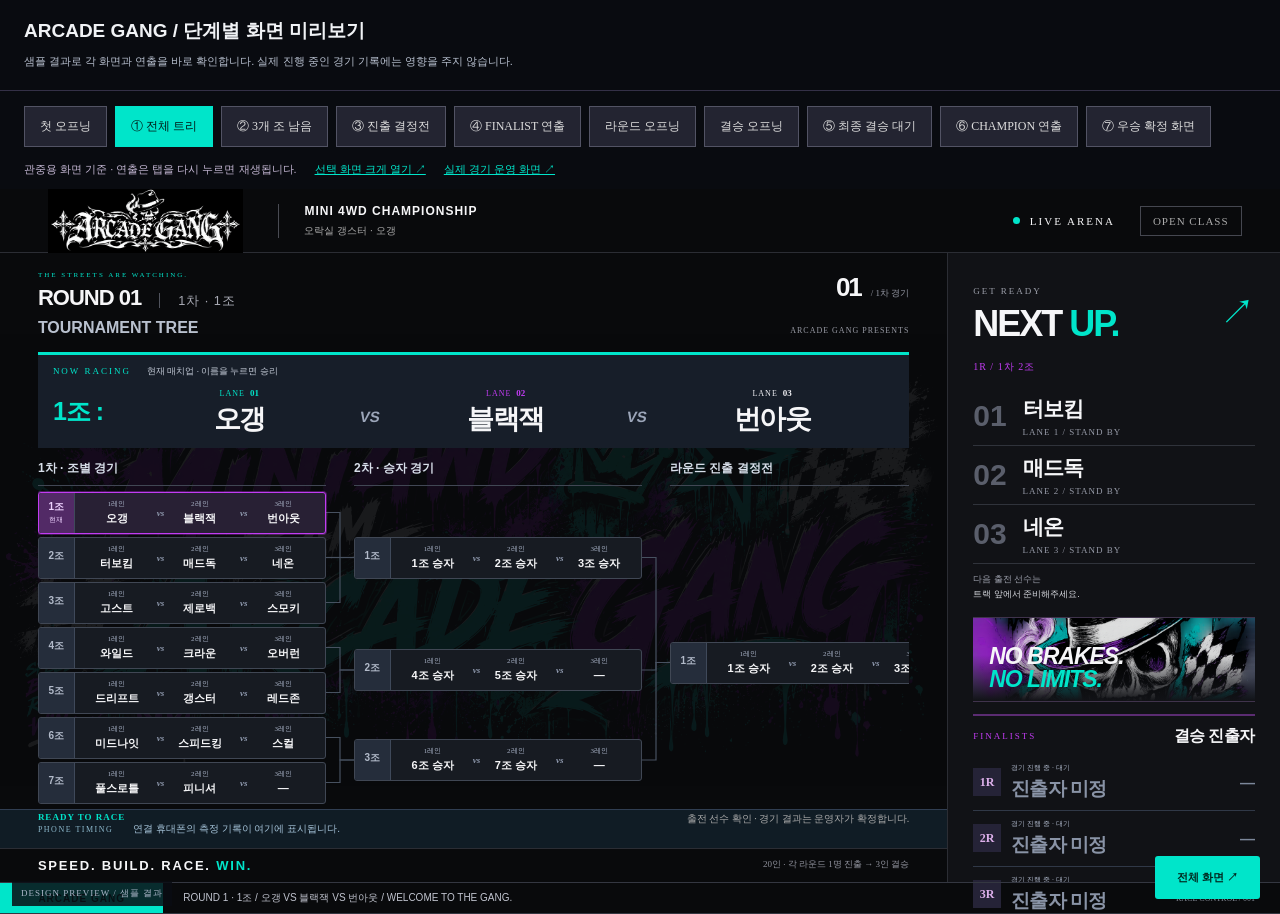
<file: scene-preview.html>
<!doctype html><html lang="ko"><head><meta charset="utf-8"><meta name="viewport" content="width=device-width,initial-scale=1"><title>오갱 · 단계별 화면 검토</title><style>*{box-sizing:border-box}body{margin:0;background:#090b10;color:#f0f2f5;font-family:Bahnschrift,'Malgun Gothic',sans-serif}header{padding:18px 24px;border-bottom:1px solid #343047}h1{font-size:19px;margin:0 0 8px}p{font-size:11px;color:#b7bfce;margin:0;line-height:1.8}nav{display:flex;gap:8px;padding:15px 24px;flex-wrap:wrap}button{padding:11px 15px;background:#232431;border:1px solid #525364;color:#ddd;font:12px 'Malgun Gothic';cursor:pointer}button.active{color:#001e19;background:#00e5ca;border-color:#00e5ca}iframe{display:block;width:100%;height:calc(100dvh - 175px);min-height:700px;border:0;background:#090b10}.meta{display:flex;gap:18px;align-items:center;padding:0 24px 12px;font-size:11px;color:#c4b7d3}.meta a{color:#00e5ca}@media(max-width:720px){header{padding:15px}nav{padding:12px 15px;gap:6px}button{font-size:10px;padding:9px 10px}.meta{padding-inline:15px}iframe{height:800px;min-height:650px}}</style></head><body><header><h1>ARCADE GANG / 단계별 화면 미리보기</h1><p>샘플 결과로 각 화면과 연출을 바로 확인합니다. 실제 진행 중인 경기 기록에는 영향을 주지 않습니다.</p></header><nav id="scenes"><button data-scene="opening">첫 오프닝</button><button data-scene="overview" class="active">① 전체 트리</button><button data-scene="compact">② 3개 조 남음</button><button data-scene="qualifier">③ 진출 결정전</button><button data-scene="qualifier-award">④ FINALIST 연출</button><button data-scene="round-opening">라운드 오프닝</button><button data-scene="final-opening">결승 오프닝</button><button data-scene="final">⑤ 최종 결승 대기</button><button data-scene="champion-award">⑥ CHAMPION 연출</button><button data-scene="champion">⑦ 우승 확정 화면</button></nav><div class="meta"><span>관중용 화면 기준 · 연출은 탭을 다시 누르면 재생됩니다.</span><a id="separate" href="live.html?display=1&amp;preview=overview" target="_blank">선택 화면 크게 열기 ↗</a><a href="live.html" target="_blank">실제 경기 운영 화면 ↗</a></div><iframe id="screen" title="오갱 단계별 관중용 화면" allow="fullscreen" src="live.html?display=1&amp;preview=overview"></iframe><script>document.querySelectorAll('[data-scene]').forEach(b=>b.onclick=()=>{document.querySelectorAll('[data-scene]').forEach(x=>x.classList.toggle('active',x===b));const url='live.html?display=1&preview='+b.dataset.scene;document.querySelector('#screen').src=url;document.querySelector('#separate').href=url;});</script></body></html>
</file>
<file: hub.css>
@charset "UTF-8";
:root{--bg:#0a0c10;--surface:#141820;--raised:#1b202a;--line:#303847;--text:#f5f6f9;--muted:#a9b2c2;--cyan:#00e5ca;--purple:#bd45f1;--gold:#ffd36a}*{box-sizing:border-box}body{margin:0;background:var(--bg);color:var(--text);font:14px Bahnschrift,'Malgun Gothic',sans-serif}a{color:inherit;text-decoration:none}button,input,select,textarea{font:inherit}button,a,input,select,textarea{-webkit-tap-highlight-color:transparent}button{cursor:pointer;color:inherit;border:1px solid #495267;background:#202632;border-radius:3px;padding:12px 17px;font-weight:bold}button:hover:not(:disabled){border-color:var(--cyan)}button:disabled{opacity:.35;cursor:default}a:focus-visible,button:focus-visible,input:focus-visible,select:focus-visible,textarea:focus-visible{outline:2px solid var(--cyan);outline-offset:4px}input,select,textarea{width:100%;padding:15px;background:#0c1017;color:#fff;border:1px solid #485367;border-radius:2px}input::placeholder,textarea::placeholder{color:#7f8b9f}textarea{resize:vertical;line-height:1.8}label{display:block;font-size:12px;color:#ccd3df}label>input,label>select{margin-top:9px}.primary{background:var(--cyan);color:#002f26;border-color:var(--cyan)}.purple{background:var(--purple);color:white;border-color:var(--purple)}.quiet{background:transparent;color:#bac4d5;font-weight:normal}.topbar{height:90px;border-bottom:1px solid var(--line);display:flex;align-items:center;gap:28px;padding:0 4%}.brand img{width:200px;display:block}.brand-tag{font-size:11px;color:var(--muted);border-left:1px solid #4c5260;padding-left:24px;line-height:1.9}.top-right{margin-left:auto;display:flex;align-items:center;gap:20px}.local-status{font:10px Consolas;letter-spacing:1px;color:#b2bdcf}.local-status:before{content:'';display:inline-block;width:6px;height:6px;background:var(--cyan);border-radius:50%;margin-right:8px}.text-link{font-size:11px;color:var(--muted)}.app-shell{max-width:1536px;margin:auto;padding:0 4%}.steps{display:grid;grid-template-columns:repeat(4,1fr);border-bottom:1px solid var(--line);margin-bottom:0}.steps button{border:0;border-bottom:3px solid transparent;border-radius:0;padding:21px 10px;display:flex;align-items:center;gap:13px;background:transparent;text-align:left;color:#7e8a9d;font-size:12px}.steps button b{font:16px Consolas}.steps button.active{color:#fff;border-bottom-color:var(--cyan)}.steps button.active b{color:var(--cyan)}.steps button.done{color:#b2c5c7}.steps button:disabled{opacity:.4}.page{padding:35px 0 55px}.page[hidden]{display:none!important}.eyebrow{font:10px Consolas;letter-spacing:2px;color:var(--cyan);display:block}.page-head{display:flex;align-items:flex-end;justify-content:space-between;gap:20px;margin-bottom:30px}.page-head h1{font-size:clamp(29px,3.1vw,47px);letter-spacing:-2px;margin:11px 0 12px;line-height:1.2}.page-head p{font-size:13px;color:#acb7c9;margin:0;line-height:1.8}.head-actions{display:flex;gap:10px;align-items:center}.counter{text-align:right}.counter strong{font-size:57px;letter-spacing:-3px}.counter span{display:block;font:9px Consolas;letter-spacing:2px;color:var(--muted);margin-top:4px}.home-hero{display:grid;grid-template-columns:1fr 1.15fr;align-items:center;min-height:430px;border-bottom:1px solid var(--line);gap:20px}.hero-copy{position:relative;z-index:1}.hero-copy h1{font-size:clamp(44px,5.4vw,80px);letter-spacing:-3.5px;line-height:1.03;margin:20px 0}.hero-copy h1 em{color:var(--cyan);font-style:normal}.hero-copy>p{color:#b4bfd0;font-size:14px;line-height:1.9;margin:0;max-width:420px}.hero-art{width:100%;max-height:365px;object-fit:contain}.home-lower{display:grid;grid-template-columns:1.1fr 1fr;gap:45px;margin-top:32px}.section-label{display:flex;align-items:center;justify-content:space-between;margin-bottom:20px}.section-label h2{font-size:18px;letter-spacing:-.5px;margin:0}.section-label>span{font:9px Consolas;letter-spacing:2px;color:var(--muted)}.event-form{display:grid;grid-template-columns:1fr 1fr;gap:18px}.event-form>label:first-child{grid-column:1/-1}.event-form button{grid-column:1/-1;padding:16px;font-size:15px}.session-empty{border-block:1px solid var(--line);padding:32px 18px;color:#9ba8bb;line-height:1.8;font-size:12px}.session-card{padding:18px 0;border-bottom:1px solid var(--line);display:flex;align-items:center;justify-content:space-between;gap:20px}.session-card h3{font-size:16px;margin:0 0 8px}.session-card small{font-size:11px;color:var(--muted)}.session-card .session-state{font-size:9px;letter-spacing:.5px;display:block;margin-bottom:8px;color:var(--cyan)}.session-card button{font-size:11px;white-space:nowrap}.home-note{font-size:11px;line-height:1.8;color:#8999b0;margin-top:22px}.register-layout{display:grid;grid-template-columns:minmax(0,.95fr) minmax(0,1.05fr);gap:30px}.checkin-card{background:var(--surface);border-top:3px solid var(--cyan);padding:32px}.checkin-card h2{font-size:24px;letter-spacing:-.7px;margin:12px 0 10px}.checkin-card>p{font-size:12px;color:var(--muted);line-height:1.8;margin:0 0 28px}.checkin-card input{font-size:28px;padding:23px 20px;letter-spacing:-.7px;min-height:84px}.checkin-card button[type="submit"]{width:100%;font-size:19px;padding:20px;margin-top:16px}.field-note{display:block;color:#96a6be;font-size:10px;margin:11px 0 0;line-height:1.7}.receipt{min-height:53px;border-left:3px solid #53657e;padding:12px 15px;margin-top:24px;background:#10151d;line-height:1.7;font-size:12px;color:#b7c7da}.receipt.success{border-color:var(--cyan);background:#103229;color:#a8ffdf}.receipt.error{border-color:#ff8e9a;color:#ffb9c1;background:#371b24}.register-brand{display:flex;align-items:center;justify-content:space-between;border-top:1px solid var(--line);margin-top:28px;padding-top:20px;color:#b1bdce;font-size:11px}.register-brand img{width:125px}.bulk-box{margin-top:20px;padding-top:18px;border-top:1px solid var(--line)}.bulk-box summary{font-size:11px;color:#aab8cf;cursor:pointer}.bulk-box textarea{margin-top:15px;min-height:140px;font-size:13px}.bulk-box button{margin-top:10px;width:100%}.roster-panel{min-width:0}.roster-top{display:flex;align-items:center;justify-content:space-between;gap:20px;padding-bottom:17px;border-bottom:1px solid #596174}.roster-top h2{font-size:17px;margin:0}.roster-top input{max-width:190px;padding:10px;font-size:11px}.roster-list{max-height:470px;overflow:auto;scrollbar-color:#526077 #11151b}.roster-row{display:flex;align-items:center;padding:16px 4px;border-bottom:1px solid var(--line);gap:17px}.roster-no{font:14px Consolas;color:#6f7d94;width:27px}.roster-row strong{font-size:17px;letter-spacing:-.5px;overflow-wrap:anywhere}.roster-row small{display:block;color:#8c9bb2;font-size:9px;margin-top:5px}.roster-row button{margin-left:auto;color:#9ba9bf;font-size:10px;font-weight:normal;background:transparent;padding:7px 10px}.roster-empty{padding:65px 20px;text-align:center;color:#8f9cb0;font-size:12px;line-height:1.9}.roster-foot{display:flex;justify-content:space-between;align-items:center;padding:18px 0;gap:15px;font-size:10px;color:#95a7be}.roster-foot button{padding:14px 22px;font-size:13px}.kiosk-poster{display:none}.bottom-bar{display:flex;align-items:center;justify-content:space-between;gap:20px;border-top:1px solid var(--line);padding-top:25px;margin-top:30px;color:#a9b9ce;font-size:11px;line-height:1.7}.settings-strip{display:grid;grid-template-columns:repeat(4,1fr);border:1px solid var(--line);margin-bottom:24px}.settings-strip>div{padding:20px 22px;border-right:1px solid var(--line)}.settings-strip>div:last-child{border-right:0}.settings-strip small{color:#90a2bc;font-size:10px;display:block;margin-bottom:10px}.settings-strip strong{font-size:18px}.settings-strip em{color:var(--cyan);font-style:normal}.draw-empty{padding:60px 20px;background:var(--surface);text-align:center;border-top:2px solid var(--purple)}.draw-empty>span{font:10px Consolas;letter-spacing:2px;color:var(--purple)}.draw-empty h2{font-size:29px;letter-spacing:-1px;margin:17px 0}.draw-empty p{font-size:12px;color:var(--muted);line-height:1.9;margin:0 0 25px}.draw-empty button{font-size:16px;padding:17px 30px}.round-grid{display:grid;grid-template-columns:repeat(3,minmax(0,1fr));gap:20px}.round-preview{border:1px solid #3a4354;background:#141923;min-width:0}.round-preview h3{font-size:21px;letter-spacing:-.8px;margin:0;padding:20px;border-bottom:1px solid #3a4354}.round-preview h3 span{color:var(--cyan);font:10px Consolas;letter-spacing:1px;margin-left:12px}.round-preview table{border-collapse:collapse;width:100%;table-layout:fixed}.round-preview th{height:35px;font-size:9px;color:#9dafca;font-weight:normal;background:#10151d}.round-preview th:first-child{width:33px}.round-preview td{text-align:center;padding:14px 5px;border-top:1px solid #2c3645;font-size:12px;overflow-wrap:anywhere}.round-preview td:first-child{font:11px Consolas;color:#91a1bb}.round-preview td.empty{color:#5d6e88}.draw-actions{display:flex;justify-content:space-between;align-items:center;gap:15px;margin:22px 0}.draw-actions p{font-size:11px;color:#a8b9d1;line-height:1.8;margin:0}.draw-actions>div{display:flex;gap:10px}.ready-layout{display:grid;grid-template-columns:1fr 1fr;gap:24px}.ready-card{border-top:3px solid var(--cyan);padding:32px;background:var(--surface);display:flex;flex-direction:column;min-height:310px;position:relative;overflow:hidden}.ready-card.print-card{border-top-color:#a582bf}.ready-card>span{font:10px Consolas;letter-spacing:2px;color:var(--cyan)}.ready-card h2{font-size:33px;letter-spacing:-1px;margin:21px 0 13px}.ready-card p{font-size:12px;color:#b2bed0;line-height:1.9;margin:0 0 25px;max-width:390px;position:relative;z-index:1}.ready-card button{margin-top:auto;font-size:16px;padding:17px;position:relative;z-index:1}.ready-card .card-index{position:absolute;right:22px;bottom:55px;font-size:130px;font-weight:900;color:#ffffff05;letter-spacing:-8px}.ready-summary{display:flex;align-items:center;justify-content:space-between;background:#11161f;border-block:1px solid var(--line);padding:20px 24px;margin-bottom:24px;gap:20px}.ready-summary h2{font-size:18px;letter-spacing:-.7px;margin:0 0 9px}.ready-summary p{font-size:11px;color:#a9bad3;margin:0}.ready-summary strong{font-size:35px;color:var(--cyan);white-space:nowrap}.ready-summary strong small{font-size:11px;color:#92a7c2;letter-spacing:0;margin-left:8px}.ready-preview{margin-top:25px}.ready-preview summary{font-size:12px;color:#b5c7df;cursor:pointer;padding:14px 0}.ready-preview .round-grid{margin-top:10px}.footer{border-top:1px solid var(--line);display:flex;align-items:center;justify-content:space-between;padding:24px 4%;font-size:9px;letter-spacing:1px;color:#8494af}.footer b{color:#a9b7cf}.footer span{font:9px Consolas;letter-spacing:2px}.toast{position:fixed;bottom:25px;left:50%;transform:translateX(-50%);max-width:90%;padding:15px 23px;background:var(--cyan);color:#002c22;font-size:13px;font-weight:bold;z-index:30;opacity:0;pointer-events:none}.toast.show{opacity:1}.toast.error{background:#f3a3b1;color:#380d18}.kiosk-exit{display:none}.kiosk .topbar,.kiosk .steps,.kiosk .footer{display:none}.kiosk .page-head .head-actions{display:none}.kiosk .roster-panel{display:none}.kiosk .app-shell{max-width:1400px;padding:0 5%}.kiosk .page{padding-top:35px}.kiosk .register-layout{grid-template-columns:1fr}.kiosk .register-layout,.kiosk .register-layout{gap:20px}.kiosk .register-layout{max-width:100%}.kiosk .register-layout .checkin-card{padding:40px}.kiosk .register-layout{grid-template-columns:1fr}.kiosk .register-brand{display:none}.kiosk .register-layout .bulk-box{display:none}.kiosk .kiosk-poster{display:block;position:fixed;inset:0 0 0 50%;z-index:-1;opacity:.15;pointer-events:none}.kiosk-poster img{width:100%;height:100%;object-fit:cover}.kiosk .checkin-card{max-width:720px;margin:auto}.kiosk .register-layout{display:block}.kiosk .page-head{max-width:720px;margin:0 auto 25px}.kiosk .page-head .counter{display:block}.kiosk .kiosk-exit{display:block;position:fixed;top:18px;right:18px;z-index:10;font-size:11px}.kiosk .bottom-bar{max-width:720px;margin-inline:auto}.kiosk .checkin-card input{font-size:37px;padding:26px}.kiosk .checkin-card button[type="submit"]{font-size:23px;padding:23px}.kiosk .page-head h1{font-size:42px}.kiosk .checkin-card .field-note{font-size:12px}.kiosk .receipt{font-size:15px;min-height:65px}
@media(max-width:1050px){.topbar{padding-inline:24px;gap:20px}.brand img{width:170px}.brand-tag{padding-left:18px;font-size:9px}.app-shell{padding-inline:24px}.home-hero{min-height:350px}.hero-copy h1{font-size:54px}.home-lower{gap:30px}.register-layout{gap:20px}.checkin-card{padding:25px}.round-grid{gap:12px}.round-preview td{font-size:10px;padding:13px 4px}.settings-strip>div{padding:18px 15px}.settings-strip strong{font-size:15px}.ready-card{padding:25px}.ready-card h2{font-size:27px}}
@media(max-width:720px){.topbar{height:73px;padding:0 17px;gap:12px}.brand img{width:145px}.brand-tag{display:none}.top-right{gap:12px}.top-right .text-link{font-size:9px}.local-status{font-size:8px;letter-spacing:0}.app-shell{padding:0 16px}.steps button{padding:17px 4px;gap:6px;font-size:10px}.steps button b{font-size:12px}.page{padding:25px 0 35px}.home-hero{display:block;min-height:0;position:relative;padding:25px 0 28px;overflow:hidden}.hero-copy{max-width:100%}.hero-copy h1{font-size:clamp(42px,12vw,67px);letter-spacing:-2.5px;margin:18px 0}.hero-copy>p{font-size:12px;max-width:270px}.hero-art{position:absolute;width:80%;height:210px;right:-20%;top:35px;opacity:.28;pointer-events:none}.home-lower{grid-template-columns:1fr;gap:32px;margin-top:26px}.event-form{gap:15px}.section-label h2{font-size:17px}.session-card h3{font-size:15px}.page-head{align-items:flex-start;gap:12px;margin-bottom:24px}.page-head h1{font-size:29px;letter-spacing:-1.4px}.page-head p{font-size:11px;max-width:230px}.counter strong{font-size:44px}.counter span{font-size:7px;letter-spacing:1px}.head-actions{flex-direction:column;align-items:flex-end}.head-actions button{font-size:10px;padding:9px 10px}.register-layout{grid-template-columns:1fr;gap:27px}.checkin-card{padding:24px 20px}.checkin-card h2{font-size:23px}.checkin-card>p{font-size:11px;margin-bottom:22px}.checkin-card input{font-size:27px;padding:20px 16px;min-height:76px}.checkin-card button[type="submit"]{font-size:18px;padding:18px}.receipt{font-size:11px;margin-top:19px}.register-brand{margin-top:23px;padding-top:16px}.roster-list{max-height:390px}.roster-row strong{font-size:18px}.roster-top input{max-width:150px}.bottom-bar{align-items:flex-start;font-size:10px;gap:15px}.bottom-bar button{font-size:10px;white-space:nowrap}.settings-strip{grid-template-columns:1fr 1fr}.settings-strip>div{padding:17px 15px}.settings-strip>div:nth-child(2){border-right:0}.settings-strip>div:nth-child(-n+2){border-bottom:1px solid var(--line)}.settings-strip strong{font-size:16px}.round-grid{grid-template-columns:1fr;gap:19px}.round-preview h3{font-size:23px;padding:18px}.round-preview td{font-size:14px;padding:14px 7px}.round-preview th{font-size:10px}.draw-empty{padding:40px 15px}.draw-empty h2{font-size:25px}.draw-actions{align-items:flex-start;flex-direction:column}.draw-actions>div{width:100%}.draw-actions button{flex:1;font-size:12px}.ready-layout{grid-template-columns:1fr;gap:20px}.ready-summary{padding:18px 16px;align-items:flex-start}.ready-summary h2{font-size:16px}.ready-summary p{font-size:10px;line-height:1.8}.ready-summary strong{font-size:30px}.ready-card{min-height:280px;padding:25px}.ready-card h2{font-size:29px}.ready-card p{font-size:12px}.ready-card button{font-size:16px}.footer{padding:22px 16px}.footer>span{font-size:7px;letter-spacing:1px}.kiosk .page{padding-top:70px}.kiosk .page-head h1{font-size:32px}.kiosk .checkin-card{padding:25px 20px}.kiosk .checkin-card input{font-size:30px;padding:23px 16px}.kiosk .checkin-card button[type="submit"]{font-size:20px;padding:20px}.kiosk .page-head p{max-width:260px}.kiosk .kiosk-poster{left:20%}.kiosk .checkin-card .field-note{font-size:10px}}
@media(prefers-reduced-motion:no-preference){button{transition:border-color .2s cubic-bezier(.2,.8,.2,1),background .2s cubic-bezier(.2,.8,.2,1)}button:active:not(:disabled){transform:translateY(1px)}}

@media(max-width:720px){.top-right .local-status{display:none}}
</file>
<file: camera.css>
:root{--bg:#0a0d13;--panel:#141a25;--line:#303c50;--cyan:#00e5ca;--purple:#c14cf2;--muted:#a8b5c9}*{box-sizing:border-box}body{margin:0;background:var(--bg);color:#f3f6fa;font:14px Bahnschrift,'Malgun Gothic',sans-serif}button,input,select{font:inherit}button{padding:12px 16px;border:1px solid #506078;background:#202a3a;color:#eaf0fa;cursor:pointer;font-weight:bold;border-radius:3px}button:hover:not(:disabled){border-color:var(--cyan)}button:disabled{opacity:.35;cursor:default}button.primary{background:var(--cyan);color:#002d24;border-color:var(--cyan)}a{color:inherit;text-decoration:none}input,select{width:100%;padding:12px;background:#0c121d;border:1px solid #485b77;color:#f5f8ff;border-radius:2px}button:focus-visible,input:focus-visible,select:focus-visible,a:focus-visible{outline:2px solid var(--cyan);outline-offset:3px}input[type="range"]{accent-color:var(--cyan);padding:4px 0;border:0}.camera-header{height:85px;display:flex;align-items:center;gap:25px;padding:0 4%;border-bottom:1px solid var(--line)}.camera-header img{width:185px;display:block}.camera-header>span{font:10px Consolas;letter-spacing:2px;color:#d0dcef;border-left:1px solid #46556b;padding-left:25px}.camera-header>span>span{display:block;font:10px 'Malgun Gothic';color:#9eafc7;letter-spacing:0;margin-top:6px}.camera-header .back{margin-left:auto;font-size:11px;color:#a8bad4}main{max-width:1440px;margin:auto;padding:0 4% 35px}.page-title{display:flex;align-items:center;justify-content:space-between;gap:20px;padding:29px 0 24px}.eyebrow{font:9px Consolas;letter-spacing:2px;color:var(--cyan)}h1{font-size:34px;letter-spacing:-1.5px;margin:9px 0 0}.phase-pill{font-size:11px;color:#bac9de;padding:8px 12px;border:1px solid #4f5d73;white-space:nowrap}.phase-pill.active{color:var(--cyan);border-color:var(--cyan)}.phase-pill.review{color:#ffd598;border-color:#be8b4f}.camera-layout{display:grid;grid-template-columns:minmax(0,1fr) 340px;gap:28px}.camera-column{min-width:0}.camera-stage{aspect-ratio:16/9;position:relative;background:#06090f;border:1px solid #3c4c64;overflow:hidden;isolation:isolate}.camera-stage video,.camera-stage>canvas{position:absolute;inset:0;width:100%;height:100%;object-fit:fill}.camera-stage>canvas[hidden]{display:none}.camera-placeholder{position:absolute;inset:0;display:flex;align-items:center;justify-content:center;text-align:center;flex-direction:column;background:#0e1521;z-index:2}.camera-placeholder[hidden]{display:none}.camera-placeholder>span{font:10px Consolas;letter-spacing:3px;color:var(--purple)}.camera-placeholder h2{font-size:clamp(22px,2.5vw,35px);letter-spacing:-1px;margin:17px 0 10px}.camera-placeholder p{font-size:12px;line-height:1.9;color:#a8bbd7;margin:0 0 23px}.camera-placeholder button{font-size:15px;padding:15px 25px}.camera-hud{position:absolute;top:14px;left:15px;right:15px;display:flex;justify-content:space-between;z-index:3;font:9px Consolas;letter-spacing:1px;pointer-events:none}.camera-hud>span{background:#070c16c9;padding:6px 8px;color:#c9d7ed}.zones{position:absolute;inset:0;z-index:1;pointer-events:none}.zone{position:absolute;border:2px solid var(--zone);background:#00e5ca08;pointer-events:auto;touch-action:none;cursor:move;min-width:20px;min-height:30px;--zone:var(--cyan)}.zone:nth-child(2){--zone:var(--purple);background:#c14cf208}.zone:nth-child(3){--zone:#e5edfa;background:#f5f8ff05}.zone:before{content:'';position:absolute;top:50%;left:0;right:0;border-top:1px dashed var(--zone);opacity:.9}.zone>span{position:absolute;top:-25px;left:-2px;background:var(--zone);color:#06151b;padding:4px 6px;font:bold 9px Consolas;white-space:nowrap}.zone>small{position:absolute;bottom:-22px;left:0;color:var(--zone);font:9px Consolas;text-shadow:1px 1px #000}.zone.hit{background:#00e5ca55}.zone:nth-child(2).hit{background:#c14cf255}.zone:nth-child(3).hit{background:#f5f8ff55}.zone b{position:absolute;inset:auto 0 0;height:3px;background:var(--zone);transform-origin:left;transform:scaleX(0)}.scan-label{position:absolute;bottom:12px;left:12px;right:12px;font-size:10px;line-height:1.7;text-align:center;padding:6px 9px;background:#050b15bf;color:#c8d8ef;z-index:3;pointer-events:none}.camera-status{font-size:12px;line-height:1.8;padding:17px 0;min-height:58px;color:#c3d0e4}.camera-status.error{color:#ffbac0}.run-controls{display:grid;grid-template-columns:1fr 110px;gap:12px}.run-controls button{font-size:17px;padding:18px}.metric-strip{display:grid;grid-template-columns:repeat(3,1fr);margin:24px 0 26px;border-block:1px solid var(--line)}.metric-strip>div{padding:17px 10px;border-right:1px solid var(--line)}.metric-strip>div:first-child{padding-left:0}.metric-strip>div:last-child{border:0}.metric-strip small{font-size:9px;color:#99aec9;display:block;margin-bottom:9px}.metric-strip strong{font-size:15px;letter-spacing:-.4px}.results-head{display:flex;justify-content:space-between;align-items:center;margin-bottom:15px}.results-head h2,.section-head h2{font-size:18px;letter-spacing:-.5px;margin:0}.results-head>span{font:9px Consolas;letter-spacing:1px;color:#8ca3c2}.result-card{background:var(--panel);border-left:3px solid var(--cyan);padding:18px 20px;margin-bottom:12px}.result-card:nth-child(2){border-color:var(--purple)}.result-card:nth-child(3){border-color:#e3ecf9}.result-top{display:flex;justify-content:space-between;align-items:center;gap:12px}.result-top>div>span{font:9px Consolas;color:#8fa9cc;letter-spacing:1px;display:block;margin-bottom:6px}.result-top h3{font-size:21px;margin:0;letter-spacing:-.6px}.result-top>strong{font:900 33px Consolas;letter-spacing:-1px;color:var(--cyan);white-space:nowrap}.result-sub{display:flex;justify-content:space-between;gap:12px;font-size:10px;color:#a0b4d0;margin-top:11px}.lap-list{display:flex;flex-wrap:wrap;gap:7px;margin-top:14px}.lap-chip{padding:8px 10px;background:#0b121d;font:12px Consolas;color:#d6e3f6}.lap-chip span{font-size:8px;color:#7f98b9;margin-right:7px}.lap-chip.best{color:var(--cyan);border-bottom:1px solid #247c69}.result-empty{padding:35px 18px;text-align:center;border:1px dashed #384d6d;font-size:12px;line-height:1.9;color:#8fa8ca}.timing-note{font-size:10px;line-height:1.9;color:#93a9c6;margin-top:20px}.setup-panel,.history-panel{padding:23px;background:var(--panel);border-top:2px solid var(--purple)}.section-head{display:flex;justify-content:space-between;align-items:center}.section-head>span{font:8px Consolas;letter-spacing:1px;color:#9faece}.setup-note{font-size:11px;line-height:1.8;color:#a9bbd5;margin:15px 0}.participants>label{display:flex;align-items:center;gap:10px;margin-bottom:10px}.participants input[type="checkbox"]{width:18px;height:18px;accent-color:var(--cyan);flex-shrink:0}.participants b{font:16px Consolas;color:#91a5c3}.participants .racer-name{font-size:12px;padding:12px 10px;min-width:0}.participants label:has(input[type="checkbox"]:not(:checked)) .racer-name{opacity:.5}.setting-pair{display:grid;grid-template-columns:1fr 1.5fr;gap:13px;margin-top:22px}.setting-pair label,.detection-settings label{display:block;font-size:10px;color:#a8bbd7}.setting-pair input,.setting-pair select{margin-top:8px;font-size:12px}.detection-settings{margin-top:23px;border-top:1px solid var(--line);padding-top:17px}.detection-settings summary{font-size:11px;color:#ccdaf1;cursor:pointer}.detection-settings label{margin-top:17px;line-height:1.8}.detection-settings label>select,.detection-settings label>input{margin-top:7px}.detection-settings output{float:right;color:var(--cyan)}.detection-settings p{font-size:10px;line-height:1.8;color:#96adcc}.detection-settings>button{font-size:10px;width:100%;margin-top:7px}.device-actions{display:grid;grid-template-columns:1fr;gap:10px;margin-top:20px}.device-actions button{font-size:11px;padding:12px}.device-actions #demo{background:transparent;border-style:dashed;color:#bcb1da}.privacy-note{font-size:9px;line-height:1.9;color:#8da4c3;margin:18px 0 0}.history-panel{margin-top:22px;border-top-color:#42607f}.history-empty{padding:28px 0 14px;font-size:11px;color:#8fa5c4;line-height:1.8}.history-row{padding:15px 0;border-bottom:1px solid var(--line)}.history-row>div{display:flex;justify-content:space-between;align-items:center;gap:10px}.history-row strong{font-size:12px;color:#dce7fa}.history-row small{font-size:9px;color:#98afce}.history-row p{font-size:10px;line-height:1.8;color:#aabfdc;margin:7px 0 0}.history-row .test-tag{font:8px Consolas;color:#d1a6ee}.export-actions{display:flex;gap:9px;margin-top:17px}.export-actions button{font-size:10px;flex:1;padding:12px 8px}.brand-panel{padding:24px 5px 12px}.brand-panel img{width:100%;opacity:.8}.brand-panel span{display:block;font:8px Consolas;letter-spacing:2px;color:#8096b5;text-align:center;margin-top:13px}footer{border-top:1px solid var(--line);padding:25px 4%;display:flex;justify-content:space-between;font-size:10px;color:#99acc8;gap:20px}footer span{font-size:9px;color:#7e96b7}.toast{position:fixed;bottom:24px;left:50%;transform:translateX(-50%);background:var(--cyan);color:#00291f;padding:14px 20px;font-size:12px;font-weight:bold;z-index:30;opacity:0;pointer-events:none;max-width:90%}.toast.show{opacity:1}.simulation .phase-pill{color:#e5c1fb;border-color:#ab65c9}.simulation .camera-stage{border-color:#b15ed6}.simulation #camera-source{color:#deb2f4}
@media(max-width:1000px){.camera-layout{grid-template-columns:minmax(0,1fr) 295px;gap:20px}.setup-panel,.history-panel{padding:20px}.camera-header img{width:165px}.camera-header{gap:20px}.camera-header>span{padding-left:20px}.result-top>strong{font-size:27px}.result-top h3{font-size:18px}}
@media(max-width:720px){.camera-header{height:68px;padding:0 16px;gap:12px}.camera-header img{width:137px}.camera-header>span{font-size:8px;letter-spacing:1px;padding-left:12px}.camera-header>span>span{font-size:8px}.camera-header .back{font-size:9px}main{padding:0 14px 25px}.page-title{padding:23px 0 20px}.eyebrow{font-size:8px;letter-spacing:1.5px}h1{font-size:27px;margin-top:9px}.phase-pill{font-size:10px;padding:7px 10px}.camera-layout{display:flex;flex-direction:column;gap:25px}.camera-placeholder h2{font-size:23px;margin:12px 0 8px}.camera-placeholder p{font-size:10px;line-height:1.8;margin-bottom:16px}.camera-placeholder button{font-size:13px;padding:12px 20px}.camera-placeholder>span{font-size:8px}.camera-hud{top:9px;left:9px;right:9px;font-size:8px}.camera-hud>span{padding:4px 6px}.scan-label{bottom:8px;left:8px;right:8px;font-size:8px;padding:4px 6px}.zone>span{font-size:8px;top:-22px;padding:4px 5px}.zone>small{font-size:8px;bottom:-18px}.camera-status{font-size:11px;padding:14px 0;min-height:54px}.run-controls{gap:10px;grid-template-columns:1fr 88px}.run-controls button{font-size:16px;padding:17px 10px}.metric-strip{margin:21px 0 23px}.metric-strip>div{padding:15px 9px}.metric-strip small{font-size:8px}.metric-strip strong{font-size:13px}.result-card{padding:18px 16px}.result-top>strong{font-size:31px}.result-top h3{font-size:20px}.result-sub{font-size:10px}.results-head h2{font-size:18px}.results-head>span{font-size:8px}.setup-panel,.history-panel{padding:23px 20px}.participants .racer-name{font-size:15px;padding:14px 12px}.participants b{font-size:19px}.participants input[type="checkbox"]{width:21px;height:21px}.setting-pair label{font-size:11px}.setting-pair input,.setting-pair select{font-size:15px;padding:14px}.detection-settings summary{font-size:12px}.detection-settings label{font-size:11px}.detection-settings label>input,.detection-settings label>select{font-size:14px}.device-actions{grid-template-columns:1fr 1.5fr;gap:10px}.device-actions button{font-size:11px;line-height:1.5}.privacy-note{font-size:10px}.history-panel{margin-top:22px}.history-row strong{font-size:13px}.history-row small{font-size:10px}.history-row p{font-size:11px}.export-actions button{font-size:12px;padding:14px}.brand-panel{max-width:350px;margin:auto;padding-top:26px}footer{padding:22px 16px;align-items:flex-start;font-size:9px}footer span{font-size:8px;line-height:1.8;max-width:200px;text-align:right}.timing-note{font-size:10px}}

/* Fixed sensor geometry while operating; retain full video/overlay coordinates. */
#camera-stage{width:min(100%,calc(48svh * var(--camera-ratio,1.7778)));margin-inline:auto}.zone{pointer-events:none;touch-action:auto}.editing-zones .zone{pointer-events:auto;touch-action:none;cursor:move}.edit-zones{position:absolute;right:12px;top:45px;z-index:5;min-height:44px;padding:10px 14px;background:#0a0d13;color:#00e5ca;border:1px solid #00e5ca;font-size:12px}.editing-zones{outline:2px solid #c14cf2}.detection-feedback{margin-top:12px;padding:14px;border:1px solid #42536c;min-height:52px;font-weight:700;font-size:14px;color:#a8bbd7}.detection-feedback.detected{background:#00e5ca;color:#00291f;border-color:#00e5ca}.zone.hit{outline:4px solid #00e5ca!important;background:#00e5ca55!important}.run-controls{position:sticky;bottom:0;z-index:8;background:#0a0d13;padding-block:10px}.camera-status{min-height:0;padding:10px 0}@media(max-width:720px){#camera-stage{width:min(100%,calc(44svh * var(--camera-ratio,1.7778)))}.edit-zones{right:8px;top:35px;font-size:11px}.detection-feedback{font-size:13px;padding:12px}.phone-pair-panel.paired{margin-bottom:12px}}

.pass-progress{margin-top:16px}.pass-idle{padding:18px;border:1px solid #36445a;font-size:15px;font-weight:700}.pass-idle span{display:block;font-size:12px;font-weight:400;margin-top:8px;color:#a8bbd7}.pass-racer{background:#101c27;border-left:3px solid #00e5ca;padding:18px;margin-top:12px}.pass-racer header{display:flex;justify-content:space-between;gap:12px;align-items:center}.pass-racer header>span{font-size:13px;color:#b9cbe1}.pass-racer header>b{font:900 36px/1 Consolas,monospace;color:#00e5ca}.pass-headline{display:block;font-size:clamp(20px,3vw,30px);letter-spacing:-.8px;line-height:1.3;margin-top:12px}.pass-racer>p{font-size:14px;color:#00e5ca;line-height:1.6;margin:10px 0 16px}.pass-steps{display:flex;gap:8px;list-style:none;overflow-x:auto;padding:0 0 8px;margin:0}.pass-steps li{flex:1;min-width:105px;border:1px solid #3b4659;padding:12px 9px;background:#0a0d13}.pass-steps small{display:block;color:#889db9;font:10px Consolas,monospace}.pass-steps strong{display:block;font-size:14px;margin:8px 0}.pass-steps span{display:block;color:#a3b4cc;font-size:11px;white-space:nowrap}.pass-steps .confirmed{border-color:#267c70;background:#10352f}.pass-steps .confirmed span{color:#00e5ca}.pass-steps .expected{border:2px solid #c14cf2;padding:11px 8px}.pass-steps .expected span{color:#e0b3fb}.pass-finished{border-color:#f5c96b}.pass-finished .pass-headline,.pass-finished header>b{color:#f5c96b}@media(max-width:720px){.pass-racer{padding:14px}.pass-racer header>b{font-size:32px}.pass-steps li{min-width:94px}.pass-steps strong{font-size:12px}.pass-racer>p{font-size:13px}}

.start-help{font-size:13px;line-height:1.7;padding:12px 14px;margin:8px 0;background:#14252c;color:#cae6e2;border-left:3px solid #00e5ca}

.capture-info{font-size:11px;line-height:1.7;color:#b9cbe1;margin:8px 0;font-variant-numeric:tabular-nums;overflow-wrap:anywhere}
</file>
<file: phone-camera-link.css>
.phone-pair-panel{background:#182333;border-top:3px solid #c14cf2;padding:20px;margin:0 0 22px;color:#edf3ff}.phone-pair-panel>summary{font-size:12px;font-weight:bold;color:#c6d9f3;cursor:pointer}.phone-pair-panel h2{font-size:19px;letter-spacing:-.5px;margin:18px 0 10px}.phone-pair-panel p{font-size:11px;line-height:1.8;color:#b5c7e4}.phone-pair-panel button{font-size:12px}.phone-pair-panel .qr-box{display:grid;place-items:center;background:white;padding:14px;max-width:390px;margin:17px auto;color:#35445d}.phone-pair-panel .qr-box canvas{display:block;width:100%;height:auto;image-rendering:pixelated}.phone-pair-panel details{margin-top:14px}.phone-pair-panel details summary{font-size:10px;color:#b2c5e1;cursor:pointer}.phone-pair-status{color:#00e5ca;font-size:12px;font-weight:bold;display:block;margin-top:13px;line-height:1.8}.phone-pair-context{font-size:13px;color:#e2eefa;line-height:1.8;background:#0e1725;padding:12px;margin-top:13px}.phone-pair-panel .pair-actions{display:flex;gap:10px;flex-wrap:wrap;margin-top:12px}.phone-pair-panel .pair-actions button{flex:1}.phone-pair-panel .error{color:#ffc7ce}.phone-pair-panel [hidden]{display:none!important}.phone-pair-panel textarea{font:10px Consolas;width:100%;padding:12px;background:#0b111b;border:1px solid #53627b;color:#d7e3f7;margin:14px 0 10px;word-break:break-all;resize:vertical}.phone-pair-panel .pending-text{color:#dcb5f2;font-size:10px;line-height:1.8;margin-top:9px;display:block}@media(max-width:720px){.phone-pair-panel{padding:18px}.phone-pair-panel h2{font-size:20px}.phone-pair-panel .qr-box{padding:10px}.phone-pair-context{font-size:12px}}

.phone-pair-panel.paired{border-top-color:#00e5ca}.phone-pair-panel.paired>summary{color:#00e5ca}

.short-code-panel{margin:20px 0;padding:22px 12px;background:#0a0d13;border:1px solid #00e5ca;text-align:center}.short-code-panel>span{display:block;font-size:14px;color:#edf3ff}.short-code-panel output{display:block;margin:18px 0;font:700 clamp(38px,12vw,72px)/1.2 Consolas,monospace;letter-spacing:.12em;color:#00e5ca}.short-code-panel small{display:block;color:#b5c7e4;font-size:12px}.short-code-panel button{margin-top:18px;min-height:44px;border-radius:0}

.phone-connection-strip{display:flex;align-items:center;justify-content:space-between;gap:14px;padding:14px 16px;margin-bottom:10px;border-left:3px solid #00e5ca;background:#121d29}.phone-connection-strip strong{display:block;color:#00e5ca;font-size:13px;line-height:1.6}.phone-connection-strip small{display:block;color:#b8c8df;font-size:12px;margin-top:5px}.phone-connection-strip button{flex-shrink:0;min-height:44px;border-radius:0;font-size:12px}.phone-connection-strip .error{color:#ffc7ce}
</file>
<file: live.css>
:root{--bg:#090a0c;--line:#2b2d34;--cyan:#00e5ca;--purple:#c23cf3;--text:#f6f6f8;--muted:#999ba8}*{box-sizing:border-box}body{margin:0;background:var(--bg);color:var(--text);font-family:Bahnschrift,"Arial","Malgun Gothic",sans-serif}button,a{-webkit-tap-highlight-color:transparent}button{font:inherit;color:inherit;background:#202229;border:1px solid #424550;padding:12px 16px;cursor:pointer;border-radius:3px;font-size:12px}button:hover:not(:disabled){border-color:var(--cyan);color:var(--cyan)}button:disabled{opacity:.3;cursor:default}button:focus-visible,a:focus-visible{outline:2px solid var(--cyan);outline-offset:4px}kbd{font:9px Consolas;color:#a9acb5;border:1px solid #60636c;padding:2px 4px;margin-left:9px}.broadcast{max-width:2200px;margin:auto;min-height:760px}header{height:96px;padding:16px 3%;display:flex;gap:25px;align-items:center;border-bottom:1px solid var(--line)}header>img{width:215px;max-height:65px;object-fit:contain}.header-label{border-left:1px solid #494b53;padding-left:25px;font-size:12px;font-weight:bold;letter-spacing:1px}.header-label span{display:block;font-size:10px;font-weight:normal;letter-spacing:0;margin-top:6px;color:#aaa}.on-air{margin-left:auto;font:11px Consolas;letter-spacing:2px;display:flex;align-items:center;gap:10px}.on-air i{width:7px;height:7px;border-radius:50%;background:var(--cyan)}.on-air>span{border:1px solid #454750;padding:8px 12px;margin-left:15px;letter-spacing:1px;color:#aaa}.arena-grid{display:grid;grid-template-columns:minmax(0,1fr) 26%}.arena{position:relative;overflow:hidden;display:flex;flex-direction:column;min-width:0}.match-top{padding:28px 4% 0;display:flex;align-items:center;justify-content:space-between}.kicker{font:9px Consolas;letter-spacing:2px;color:var(--cyan)}h1{font-size:clamp(18px,2.2vw,36px);margin:10px 0 0;letter-spacing:-1px}h1 b{font-size:.58em;font-weight:normal;letter-spacing:1px;border-left:1px solid #50535d;padding-left:18px;margin-left:18px;color:#a8aab4}.match-count{text-align:right;display:flex;align-items:baseline;gap:10px}.match-count b{font-size:38px;letter-spacing:-2px}.match-count span{font:9px Consolas;color:#9699a5}.stage{position:relative;min-height:485px;flex:1;padding:40px 4% 20px;display:flex;flex-direction:column;justify-content:center;isolation:isolate}.back-art{position:absolute;inset:0;width:100%;height:100%;object-fit:contain;opacity:.14;z-index:-1;pointer-events:none}.stage-title{margin-bottom:30px}.stage-title>span{font:9px Consolas;letter-spacing:3px;color:#999ba5;display:block;margin-bottom:10px}.stage-title strong{font-size:clamp(22px,3.4vw,54px);font-style:italic;letter-spacing:-1.8px;font-weight:900}.lineup{display:grid;grid-template-columns:repeat(3,minmax(0,1fr));gap:24px}.racer{position:relative;min-height:206px;border-top:3px solid var(--lane);background:#15171bea;padding:22px 18px 18px;display:flex;flex-direction:column;justify-content:space-between;--lane:var(--cyan)}.racer:nth-child(2){--lane:var(--purple)}.racer:nth-child(3){--lane:#efeff3}.racer:not(:last-child):after{content:'VS';position:absolute;right:-23px;top:50%;transform:translateY(-50%) skew(-10deg);z-index:2;font-weight:900;font-size:20px;color:#fff;text-shadow:2px 2px #000}.lane-head{display:flex;justify-content:space-between;align-items:center;color:var(--lane);font:10px Consolas;letter-spacing:1px}.lane-head b{font-size:26px;letter-spacing:-2px}.racer h2{font-size:clamp(24px,3.2vw,52px);margin:25px 0 17px;letter-spacing:-2px;overflow-wrap:anywhere;line-height:1.2}.racer>small{font:8px Consolas;letter-spacing:2px;color:#9a9da9}.racer.vacant{opacity:.35;border-top-style:dashed}.racer.vacant h2{font-size:25px;color:#b5b7c0}.racer.selected{background:#103d35;border-color:var(--cyan)}.racer.selected>small{color:var(--cyan)}.racer.out{opacity:.35}.stage-caption{margin-top:30px;display:flex;justify-content:space-between;gap:20px;font:9px Consolas;color:#aaa;letter-spacing:1px}.stage-caption>span:first-child{color:var(--cyan);font-weight:bold}.stage-caption>span:last-child{font:10px "Malgun Gothic";letter-spacing:0}.arena-bottom{display:flex;justify-content:space-between;padding:22px 4%;border-top:1px solid var(--line);font-size:13px;letter-spacing:1.8px;font-weight:900}.arena-bottom b{color:var(--cyan)}.sample-tag{font:9px "Malgun Gothic";letter-spacing:0;color:#91939e}aside{border-left:1px solid var(--line);background:#111216;padding:27px 25px 20px;display:flex;flex-direction:column}.next-head{display:flex;justify-content:space-between;align-items:center}.next-head span{font:9px Consolas;letter-spacing:2px;color:#9c9faa}h2{margin:0}.next-head h2{font-size:clamp(27px,3.3vw,50px);font-weight:900;letter-spacing:-2px;margin-top:5px}.next-head em{font-style:normal;color:var(--cyan)}.next-head>b{font-size:35px;color:var(--cyan);font-weight:400}.next-match{font:10px Consolas;letter-spacing:1px;color:var(--purple);margin:22px 0 13px}.next-player{display:flex;align-items:center;gap:16px;padding:16px 0;border-bottom:1px solid #30333b}.next-player>span{font-size:30px;font-weight:900;color:#5a5e6b}.next-player strong{font-size:clamp(17px,1.7vw,27px);display:block;letter-spacing:-.7px}.next-player small{display:block;font:8px Consolas;letter-spacing:1px;color:#969aa7;margin-top:4px}.next-note{font-size:10px;line-height:1.7;color:#9c9fab;padding:15px 0 20px}.next-note b{color:#d9dbe1;font-weight:400}.side-poster{position:relative;height:160px;min-height:110px;overflow:hidden;flex:1}.side-poster>img{width:100%;height:100%;object-fit:cover;object-position:50% 40%;opacity:.85}.side-poster:after{content:'';position:absolute;inset:45% 0 0;background:linear-gradient(transparent,#111216)}.side-poster>span{position:absolute;left:12px;bottom:12px;font-size:23px;font-style:italic;font-weight:900;letter-spacing:-1px;line-height:1;z-index:1}.side-poster b{color:var(--cyan)}.last-result{display:flex;justify-content:space-between;align-items:center;padding-top:17px;font-size:17px}.last-result>span{font:8px Consolas;color:#a3a6b2;letter-spacing:1px}.last-result strong{color:var(--cyan)}.ticker{height:45px;border-block:1px solid #343741;display:flex;align-items:center;font-size:10px;overflow:hidden;gap:20px}.ticker>b{background:var(--cyan);color:#00251d;padding:17px 3%;white-space:nowrap;letter-spacing:1px}.ticker>span{color:#c1c4cf;white-space:nowrap;font-size:10px}.ticker-end{margin-left:auto;padding-right:25px;font:8px Consolas!important;color:#858a97!important}.overlay{position:absolute;inset:0;z-index:5;visibility:hidden;opacity:0;overflow:hidden;pointer-events:none}.intro-overlay{background:#0a0b0ff5;display:flex;align-items:center;padding:7%}.intro-slash{position:absolute;inset:-25% 65% -25% -15%;background:var(--cyan);transform:skew(-18deg)}.intro-copy{position:relative;z-index:1}.intro-copy>span{display:block;font:16px Consolas;letter-spacing:6px;color:var(--cyan);background:#08090d;padding:9px 15px;width:max-content}.intro-copy>strong{display:block;font-size:clamp(70px,10vw,170px);letter-spacing:-6px;line-height:1.3;text-shadow:5px 5px #090a0c;margin:14px 0}.intro-copy>small{font:10px Consolas;letter-spacing:3px;background:#090a0c;padding:6px}.intro-index{position:absolute;right:4%;font-size:clamp(180px,28vw,440px);font-weight:900;letter-spacing:-25px;-webkit-text-stroke:1px #454956;color:transparent;line-height:1}.winner-overlay{background:#080a0ef5;display:flex;align-items:center;justify-content:center}.winner-stripe{position:absolute;width:135%;height:55%;background:var(--cyan);transform:rotate(-9deg)}.winner-copy{z-index:1;text-align:center;position:relative}.winner-copy>span{font:9px Consolas;letter-spacing:3px;color:#121a18;display:block;margin-bottom:7px}.winner-copy>b{display:block;color:#061d18;font-size:clamp(80px,13vw,190px);line-height:.95;letter-spacing:-9px;font-weight:900;font-style:italic}.winner-copy>strong{display:block;font-size:clamp(55px,7vw,110px);line-height:1.25;margin:13px 0;color:#fff;text-shadow:3px 4px #003c31;letter-spacing:-4px}.winner-copy>small{font:10px Consolas;letter-spacing:2px;color:#001e18}.confetti{position:absolute;inset:0}.confetti i{position:absolute;width:7px;height:18px;background:var(--purple);top:40%;left:50%}.control{max-width:2200px;margin:auto;background:#15171c;padding:20px 3%;border-top:1px solid #343944}.control-title{display:flex;align-items:center;gap:20px;margin-bottom:15px}.control-title b{font:10px Consolas;letter-spacing:2px;color:var(--cyan)}.control-title span{font-size:10px;color:#a1a5b0}.control-actions{display:flex;gap:10px;align-items:center;flex-wrap:wrap}.control-actions .primary{background:var(--cyan);color:#002b23;border-color:var(--cyan);font-weight:bold}.primary kbd{color:#163f36;border-color:#5b968c}.winner-buttons{display:flex;gap:8px;border-inline:1px solid #434752;padding:0 12px}.winner-buttons button{border-color:#5d4772}.control-options{display:flex;gap:18px;align-items:center;flex-wrap:wrap;margin-top:17px;font-size:10px;color:#b4b7c2}.control-options button{border:0;background:transparent;padding:0;font-size:10px;color:#bec1ca}.control-options a{color:var(--cyan)}.control-options label{display:flex;align-items:center;gap:5px}.control-options>span{margin-left:auto;color:#888e9b;font-size:9px}.restore{display:none;position:fixed;right:20px;bottom:12px;z-index:20;opacity:.25;font-size:10px}.restore:hover{opacity:1}.clean .control{display:none}.clean .restore{display:block}.clean .broadcast{height:100dvh;min-height:600px;display:flex;flex-direction:column}.clean .arena-grid{flex:1;min-height:0}.clean .stage{min-height:0}.clean .ticker{flex-shrink:0}.audience .restore{display:none}.notice{position:fixed;bottom:25px;left:50%;transform:translateX(-50%);z-index:30;background:var(--cyan);color:#00251e;padding:12px 20px;opacity:0;pointer-events:none;font-size:13px}.notice.show{opacity:1}
@media(min-width:1600px){.broadcast{min-height:900px}.stage{min-height:620px}.racer{min-height:260px}.side-poster{min-height:200px}}
@media(max-width:1000px){header{height:78px}header>img{width:165px}.header-label{font-size:9px;padding-left:15px}.on-air{font-size:9px;letter-spacing:1px}.on-air>span{display:none}.arena-grid{grid-template-columns:minmax(0,1fr) 25%}aside{padding:22px 15px}.lineup{gap:16px}.racer{padding:15px 10px;min-height:175px}.racer h2{font-size:29px;letter-spacing:-1px}.racer:not(:last-child):after{font-size:15px;right:-17px}.stage{padding-top:30px;min-height:420px}.stage-title strong{font-size:33px}.stage-caption>span:last-child{display:none}.next-player{gap:9px;padding:13px 0}.next-player>span{font-size:22px}.next-player strong{font-size:17px}.side-poster>span{font-size:20px}.ticker-end{display:none}.winner-buttons{padding:0 8px}.control button{font-size:11px;padding:10px}.control-options button{padding:0}.control-options{gap:15px}.sample-tag{font-size:8px}.arena-bottom{letter-spacing:1px;font-size:10px}}
@media(max-width:640px){header{height:70px;padding:10px 16px;gap:12px}header>img{width:142px}.header-label{display:none}.on-air{font-size:9px}.arena-grid{display:flex;flex-direction:column}.match-top{padding:22px 18px 0}.kicker{font-size:8px}h1{font-size:25px}.match-count b{font-size:29px}.match-count span{font-size:8px}.stage{padding:30px 18px 23px;min-height:350px}.stage-title{margin-bottom:24px}.stage-title strong{font-size:28px;letter-spacing:-1px}.stage-title>span{font-size:8px}.lineup{gap:12px}.racer{padding:14px 9px;min-height:155px}.racer h2{font-size:25px;margin:20px 0;letter-spacing:-1px}.lane-head{font-size:8px;letter-spacing:0}.lane-head b{font-size:21px}.racer>small{font-size:6px;letter-spacing:1px}.racer:not(:last-child):after{font-size:13px;right:-14px}.arena-bottom{padding:17px 18px}.sample-tag{font-size:7px}aside{border-left:0;border-top:1px solid var(--line);padding:22px 18px;display:grid;grid-template-columns:1fr 1fr;column-gap:20px}.next-head{grid-column:1}.next-head h2{font-size:34px}.next-head>b{font-size:25px}.next-match{grid-column:1;margin:15px 0 0;font-size:9px}#next-list{grid-column:2;grid-row:1/5}.next-player{padding:9px 0}.next-player strong{font-size:19px}.next-player>span{font-size:25px}.next-note{font-size:9px;padding:10px 0}.side-poster{display:none}.last-result{grid-column:1/-1;border-top:1px solid #30333b;padding-top:13px;margin-top:12px}.ticker{gap:12px}.ticker>b{font-size:9px;padding-inline:18px}.ticker>span{font-size:8px}.control-title{align-items:flex-start;gap:12px}.control-title span{font-size:9px}.winner-buttons{order:3;width:100%;padding:10px 0 0;border:0}.winner-buttons>button{flex:1}.control-actions button{padding:11px;font-size:11px}kbd{display:none}.control-options{font-size:10px}.control-options>span{width:100%;margin-left:0}.intro-copy>strong{font-size:70px;letter-spacing:-3px}.intro-index{font-size:200px;letter-spacing:-15px}.winner-copy>b{font-size:85px;letter-spacing:-5px}.winner-copy>strong{font-size:60px;letter-spacing:-2px}.winner-copy>span{font-size:7px}.winner-copy>small{font-size:8px}.clean .broadcast{height:auto;min-height:100dvh}.clean .stage{min-height:340px}.notice{font-size:11px;width:max-content;max-width:90%}}
@media(prefers-reduced-motion:reduce){*{scroll-behavior:auto!important}}
</file>
<file: live-v2.css>
/* v2: live tournament tree, guided operator controls, audience fullscreen */
.audience-gate,.audience-fullscreen{display:none}.audience:not(.screen-started) .audience-gate{display:flex;position:fixed;inset:0;z-index:90;background:#090b10;align-items:center;justify-content:center;flex-direction:column;padding:30px;text-align:center}.audience-gate img{width:min(70vw,500px);margin-bottom:35px}.audience-gate h1{font-size:30px;letter-spacing:-1px}.audience-gate p{font-size:14px;line-height:1.8;color:#b6bac5}.audience-gate button{font-size:17px;margin-top:16px;padding:18px 35px}.audience-gate #start-audience{background:var(--cyan);color:#00251d;font-weight:bold}.audience-gate small{color:#888f9e;font-size:11px;margin-top:30px}.audience.screen-started:not(.is-fullscreen) .audience-fullscreen{display:block;position:fixed;right:20px;bottom:15px;z-index:80;background:var(--cyan);color:#00271e;font-weight:bold;padding:14px 22px;border:0}.audience.is-fullscreen .audience-fullscreen{display:none}.stage{padding-top:15px;padding-bottom:14px;justify-content:flex-start}.stage-title{margin-bottom:12px;display:flex;align-items:baseline;justify-content:space-between;gap:15px}.stage-title>span{font-size:8px;letter-spacing:1px;order:2}.stage-title strong{font-size:20px;letter-spacing:0;font-style:normal}.tree-scroll{overflow-x:auto;overflow-y:hidden;flex:1;min-height:380px}.tournament-tree{min-width:560px;height:100%;display:flex;flex-direction:column}.qualifier-bar{display:flex;align-items:center;gap:8px;margin-bottom:10px;font-size:10px}.qualifier-bar>span{border:1px solid #353b47;padding:7px 10px;flex:1;color:#9299a8;white-space:nowrap}.qualifier-bar b{margin-right:9px;color:#e6e8ee;font:10px Consolas}.qualifier-bar .qualified{color:var(--cyan);border-color:#24675a;background:#102820}.qualifier-bar .final-target{border:0;flex:0;color:#bdc1ca;font-size:9px}.tree-board{position:relative;display:grid;grid-template-columns:repeat(var(--tree-cols),minmax(0,1fr));gap:34px;flex:1;min-height:345px}.tree-column{position:relative;z-index:1;min-width:0}.tree-column-label{font-size:10px;color:#c3c7d2;padding-bottom:8px;border-bottom:1px solid #414754}.tree-node{position:absolute;left:0;right:0;transform:translateY(-50%);border:1px solid #404754;background:#171b22;border-radius:3px;overflow:hidden}.tree-node.now{border-color:var(--purple);box-shadow:0 0 0 1px #c23cf340}.tree-node.done{border-color:#236254}.tree-node-head{height:15px;background:#242934;padding:1px 7px;font-size:8px;display:flex;align-items:center;justify-content:space-between;color:#b3bbca}.tree-node.now .tree-node-head{background:#472453;color:#eed2ff}.tree-node.done .tree-node-head{color:var(--cyan)}.tree-node-head span{font-size:7px}.tree-player{display:flex;align-items:center;height:12px;padding:0 7px;gap:7px;border-top:1px solid #282e39;font-size:9px}.tree-player i{font:8px Consolas;color:#8d95a7;min-width:6px}.tree-player>span{white-space:nowrap;overflow:hidden;text-overflow:ellipsis}.tree-player>b{margin-left:auto;color:var(--cyan);font-size:8px}.tree-player.advances{background:#113a30;color:var(--cyan)}.tree-lines{position:absolute;inset:0;width:100%;height:100%;pointer-events:none}.tree-lines path{fill:none;stroke:#475160;stroke-width:1.2}.tree-lines .connected{stroke:var(--cyan)}.current-caption{font:8px Consolas;letter-spacing:2px;color:var(--cyan);margin:15px 0 9px}.current-caption span{font:9px 'Malgun Gothic';color:#9ba3b2;letter-spacing:0;margin-left:12px}.racer{min-height:75px;padding:9px 12px;border-top-width:2px;display:grid;grid-template-columns:1fr;gap:4px}.lane-head{font-size:8px}.lane-head b{font-size:15px;letter-spacing:0}.racer h2{font-size:24px;margin:0;letter-spacing:-1px}.racer>small{display:none}.racer.vacant h2{font-size:18px}.racer:not(:last-child):after{font-size:15px;right:-20px}.stage-caption{margin-top:12px}.match-top{padding-top:18px}.arena-bottom{padding-block:15px}.broadcast{min-height:850px}.stage{min-height:630px}.side-poster{max-height:240px}.control{padding-top:22px;padding-bottom:22px}.control-title span{font-size:12px}.control-match{font-size:18px;font-weight:bold;margin-bottom:18px;color:#eceff4}.control-actions{display:grid;grid-template-columns:190px minmax(300px,1fr) minmax(180px,240px);gap:12px;align-items:stretch}.control-actions>#intro{grid-column:1;grid-row:1/3;font-size:16px;min-height:100px}.winner-buttons{grid-column:2;grid-row:1;display:grid;grid-template-columns:repeat(3,minmax(0,1fr));gap:10px;padding:0;border:0}.winner-buttons>button{padding:12px 10px;background:#202530;display:flex;flex-direction:column;align-items:flex-start;gap:5px;border:1px solid #51596a}.winner-buttons>button>span{font-size:10px;color:#aaaeb9}.winner-buttons>button>strong{font-size:21px}.winner-buttons>button>small{font-size:10px;color:#aab0bf}.winner-buttons>button.picked{border-color:var(--cyan);background:#143a32;outline:1px solid var(--cyan)}.winner-buttons>button.picked>small{color:var(--cyan)}#confirm-winner{grid-column:2;grid-row:2;background:#303a4b;border-color:#6c768c;font-weight:bold;font-size:14px}#confirm-winner:not(:disabled){background:var(--purple);border-color:var(--purple);color:white}#next{grid-column:3;grid-row:1;font-size:15px;font-weight:bold}#next:not(:disabled){background:var(--cyan);border-color:var(--cyan);color:#002b23}#undo{grid-column:3;grid-row:2}#skip-intro{grid-column:1/-1;background:#42304d;color:#f4d9ff}#skip-intro[hidden]{display:none}.control-options{margin-top:20px}.control-options button{padding:5px 0}.clean .stage{min-height:0}.clean .tree-scroll{min-height:380px}.clean .stage-title{margin-bottom:10px}.clean .current-caption{margin-top:10px}.clean .stage-caption{margin-top:10px}.clean .arena-bottom{padding-block:12px}
@media(min-width:1600px){.tree-player{height:17px;font-size:12px}.tree-player i{font-size:9px}.tree-node-head{height:18px;font-size:10px}.tree-node-head span{font-size:8px}.tree-board{min-height:500px}.tree-scroll{min-height:540px}.stage{min-height:760px}.clean .tree-scroll{min-height:380px}.clean .tree-board{min-height:350px}.clean .racer h2{font-size:32px}}
@media(max-width:1000px){.control-actions{grid-template-columns:150px minmax(280px,1fr) 170px;gap:9px}.control-actions>#intro{font-size:13px}.winner-buttons>button>strong{font-size:18px}#next{font-size:13px}.stage-title>span{display:none}.qualifier-bar>span{padding:6px;font-size:9px}.qualifier-bar b{margin-right:5px}.tree-board{gap:25px}.stage{min-height:610px}.broadcast{min-height:820px}}
@media(max-width:720px){.control-actions{grid-template-columns:1fr 1fr}.control-actions>#intro{grid-column:1;grid-row:1;min-height:55px}.winner-buttons{grid-column:1/-1;grid-row:2}#confirm-winner{grid-column:1/-1;grid-row:3;min-height:50px}#next{grid-column:2;grid-row:1;font-size:12px}#undo{grid-column:1/-1;grid-row:4}.control-match{font-size:15px;line-height:1.7}.control-title span{font-size:9px}.control-actions button{padding:14px 10px}.winner-buttons>button>strong{font-size:21px}.tree-scroll{min-height:380px}.stage{min-height:610px}.racer{padding:8px;min-height:65px}.racer h2{font-size:22px}.tree-column-label{font-size:9px}.qualifier-bar .final-target{font-size:8px}.current-caption{margin-top:12px}.stage-title strong{font-size:18px}.clean .stage{min-height:610px}.clean .tree-scroll{min-height:380px}.broadcast{min-height:0}}
@media(min-width:721px) and (max-height:800px){.clean header{height:64px}.clean .match-top{padding-top:10px}.clean .match-top h1{font-size:22px;margin-top:4px}.clean .kicker{font-size:7px}.clean .match-count b{font-size:26px}.clean .stage{padding-top:8px;padding-bottom:8px}.clean .stage-title{margin-bottom:7px}.clean .stage-title strong{font-size:16px}.clean .qualifier-bar{margin-bottom:4px}.clean .qualifier-bar>span{padding:3px 7px}.clean .tree-scroll{min-height:320px}.clean .tree-board{min-height:295px}.clean .tree-node-head{height:13px}.clean .tree-player{height:10px;font-size:8px}.clean .current-caption{margin-top:6px;margin-bottom:5px}.clean .racer{min-height:50px;padding:5px 10px}.clean .racer h2{font-size:20px}.clean .arena-bottom{padding-block:9px}.clean .stage-caption{margin-top:7px}.clean .ticker{height:32px}}

/* Keep all seven first-wave boxes separated at every display size. */
.tree-board{min-height:430px}.tree-scroll{min-height:470px}.clean .tree-board{min-height:430px}.clean .tree-scroll{min-height:470px}
@media(min-width:1600px) and (min-height:951px){.tree-board,.clean .tree-board{min-height:550px}.tree-scroll,.clean .tree-scroll{min-height:590px}}
@media(min-width:721px) and (max-height:950px){.clean .tree-board{min-height:325px}.clean .tree-scroll{min-height:360px}.clean .tree-node-head{height:12px;font-size:8px;line-height:12px}.clean .tree-player{height:9px;line-height:9px;font-size:8px}.clean .tree-player i{font-size:7px}.clean .tree-node-head span{font-size:7px}.clean .racer h2{font-size:22px}.clean .racer{min-height:56px}}

/* Direct tournament operation: click a heat, then its winner. */
.tree-node[aria-disabled="false"]{cursor:pointer;transition:border-color .15s,box-shadow .15s}.tree-node[aria-disabled="false"]:hover{border-color:var(--cyan);box-shadow:0 0 0 1px var(--cyan)}.tree-node[aria-disabled="true"]{cursor:default}.tree-node:focus-visible{outline:2px solid var(--cyan);outline-offset:3px}.tree-player.can-pick{cursor:pointer}.tree-player.can-pick:hover{background:#195646;color:#fff}.tree-player.can-pick:hover:after{content:'승리 ✓';margin-left:auto;color:var(--cyan);font-size:8px}.racer[tabindex="0"]{cursor:pointer}.racer[tabindex="0"]:hover{background:#1b4038;outline:1px solid var(--cyan)}.racer[tabindex="0"]:after{pointer-events:none}.racer[tabindex="0"]:focus-visible{outline:2px solid var(--cyan)}.auto-guide{display:flex;align-items:center;gap:16px;font-size:12px;line-height:1.8;color:#b8c0ce}.auto-guide>b{background:var(--cyan);padding:8px 16px;color:#002e25;white-space:nowrap}.auto-guide strong{color:#fff}.manual-tools{margin-top:16px;color:#a4adbd;font-size:10px}.manual-tools summary{cursor:pointer;width:max-content}.manual-tools .control-actions{display:flex;align-items:stretch;margin-top:12px}.manual-tools #winner-buttons,.manual-tools #confirm-winner{display:none}.manual-tools #intro,.manual-tools #next,.manual-tools #undo{min-height:42px;font-size:12px;grid-column:auto;grid-row:auto}.manual-tools #skip-intro{padding:12px}.control-options>label:first-child{color:var(--cyan);font-weight:bold}.control-options #undo-main{border:1px solid #515a69;padding:8px 12px;color:#fff}.control-title>span{font-size:11px}.control-match{margin-bottom:12px}.audience .tree-node,.audience .racer{cursor:default!important}.audience .tree-player:hover,.audience .racer:hover{background:inherit;outline:0}.audience .tree-player:hover:after{display:none}
@media(max-width:720px){.auto-guide{font-size:10px;gap:10px}.auto-guide>b{padding:8px 10px}.control-options #undo-main{font-size:11px}.manual-tools .control-actions{flex-wrap:wrap}.control-title>span{font-size:9px}}
</file>
<file: live-readability.css>
/* Broadcast hierarchy: current match first, bracket second, finalists always visible. */
body{font-family:Bahnschrift,"Malgun Gothic",sans-serif}.back-art{opacity:.065}.stage-title{margin-bottom:12px}.stage-title strong{font-size:16px;color:#b9c1cf}.current-match{flex-shrink:0;background:#171e29;border-top:3px solid var(--cyan);padding:14px 20px 18px;margin-bottom:20px}.current-match .current-caption{margin:0 0 14px;font-size:11px;letter-spacing:2px}.current-match .current-caption>span{font-size:11px;color:#c4cbd7}.current-match-row{display:flex;align-items:center;gap:20px}.current-match-row>strong{font-size:clamp(23px,2.2vw,40px);letter-spacing:-1px;white-space:nowrap;color:var(--cyan);flex-shrink:0}.current-match .lineup{flex:1;min-width:0;gap:32px}.current-match .racer{border:0;border-radius:0;padding:0 8px;background:transparent;min-height:0;gap:7px;display:flex;align-items:center;justify-content:center;text-align:center}.current-match .lane-head{justify-content:center;gap:5px;font-size:9px;color:var(--lane);letter-spacing:1px}.current-match .lane-head b{font-size:11px;letter-spacing:0}.current-match .racer h2{font-size:clamp(24px,2.5vw,44px);letter-spacing:-1.4px;line-height:1.2;white-space:nowrap;margin:0;overflow:visible}.current-match .racer:not(:last-child):after{font-size:20px;right:-28px;top:60%;color:#9ca6b9;text-shadow:none}.current-match .racer.vacant{opacity:.4}.current-match .racer.vacant h2{font-size:22px}.current-match .racer.selected h2{color:var(--cyan)}.current-match .racer[tabindex="0"]:hover{outline:0;background:transparent}.current-match .racer[tabindex="0"]:hover h2{color:var(--cyan)}.current-match .racer[tabindex="0"]:focus-visible{outline:2px solid var(--cyan);outline-offset:5px}.tree-scroll{min-height:410px}.tournament-tree{min-width:920px}.tree-board,.clean .tree-board{min-height:390px;gap:28px}.tree-scroll,.clean .tree-scroll{min-height:410px}.tree-node{display:flex;align-items:stretch;min-height:48px;border-radius:3px}.tree-node .tree-node-head{width:36px;flex-shrink:0;height:auto;padding:5px 2px;flex-direction:column;justify-content:center;gap:4px;font-size:11px;border-right:1px solid #3f495a;background:#252d3b}.tree-node .tree-node-head>b{white-space:nowrap}.tree-node .tree-node-head>span{font-size:7px;line-height:1}.tree-matchup{display:grid;grid-template-columns:repeat(3,minmax(0,1fr));flex:1;min-width:0}.tree-node .tree-player{position:relative;display:flex;align-items:center;justify-content:center;flex-direction:column;height:auto;min-height:46px;padding:5px 6px;gap:4px;line-height:1.15;border:0;font-size:clamp(11px,.85vw,16px);font-weight:bold;min-width:0}.tree-node .tree-player>i{font:7px Consolas;color:#a9b3c7;white-space:nowrap;line-height:1}.tree-node .tree-player>span{overflow:visible;text-overflow:clip;white-space:nowrap;line-height:1.15;max-width:none}.tree-node .tree-player>b{position:absolute;top:3px;right:3px;margin:0;font-size:8px}.tree-node .tree-player:not(:last-child):after{content:'vs';position:absolute;right:-6px;top:50%;transform:translateY(-50%);font:italic bold 9px Consolas;color:#909aaf;z-index:1;pointer-events:none}.tree-node .tree-player.can-pick:hover:after{content:'vs';margin-left:0;color:#909aaf;font-size:9px}.tree-node .tree-player:last-child:after{display:none}.tree-node.now{background:#282034;box-shadow:0 0 0 1px #c23cf350}.tree-node.now .tree-node-head{background:#522a66}.tree-node.done .tree-node-head{background:#153d34}.tree-node .tree-player.advances{color:var(--cyan);background:#12392f}.tree-column-label{font-size:12px;color:#d8dfea;font-weight:bold}.arena-grid>aside{padding-bottom:22px}.side-poster{display:none}.next-note{padding-bottom:16px}.qualification-panel{margin-top:auto;padding-top:24px;border-top:2px solid #5b2c72}.qualification-heading{display:flex;align-items:center;justify-content:space-between;gap:10px;margin-bottom:8px}.qualification-heading>span{font:9px Consolas;letter-spacing:2px;color:var(--purple)}.qualification-heading h2{font-size:18px;letter-spacing:-.5px}.qualifier{display:flex;align-items:center;gap:13px;padding:17px 0;border-bottom:1px solid #303847}.qualifier-round{display:flex;align-items:center;justify-content:center;width:37px;height:37px;background:#252337;color:#dcafea;font:bold 15px Consolas;flex-shrink:0}.qualifier>div{min-width:0}.qualifier small{display:block;font-size:9px;color:#a9b2c4;margin-bottom:5px}.qualifier strong{font-size:clamp(20px,1.65vw,30px);letter-spacing:-.8px;white-space:nowrap;color:#8993a6;display:block}.qualifier.confirmed strong{color:var(--cyan)}.qualifier.confirmed .qualifier-round{background:#133e34;color:var(--cyan)}.qualifier>b{color:#7c879a;margin-left:auto;font-size:15px}.qualifier.confirmed>b{color:var(--cyan)}.last-result{padding-top:17px}.last-result>span{font-size:9px}.last-result strong{font-size:17px}.stage-caption{flex-shrink:0}.next-player strong{font-size:clamp(21px,1.8vw,30px)}.next-player small{font-size:9px}.next-match{font-size:12px}.next-note{font-size:11px}
@media(min-width:1600px){.stage,.clean .stage{min-height:0}.tree-board,.clean .tree-board{min-height:430px}.tree-scroll,.clean .tree-scroll{min-height:450px}.clean .current-match .racer h2{font-size:44px}}
@media(min-width:721px) and (max-height:950px){.current-match{padding:10px 15px 13px;margin-bottom:12px}.current-match .current-caption{margin-bottom:10px;font-size:9px}.current-match .current-caption>span{font-size:9px}.current-match-row{gap:14px}.current-match-row>strong{font-size:25px}.current-match .racer h2,.clean .current-match .racer h2{font-size:clamp(23px,2.1vw,34px)}.current-match .racer{min-height:0;gap:5px;padding:0 5px}.current-match .lineup{gap:22px}.current-match .racer:not(:last-child):after{font-size:15px;right:-19px}.clean .tree-board{min-height:325px}.clean .tree-scroll{min-height:345px}.tree-node .tree-node-head{font-size:10px;height:auto;line-height:1}.tree-node .tree-player{font-size:clamp(11px,.85vw,14px);height:auto;min-height:40px;line-height:1.1}.tree-node{min-height:42px}.qualification-panel{padding-top:16px}.qualifier{padding:12px 0}.qualifier strong{font-size:22px}.next-player{padding:11px 0}.qualification-heading h2{font-size:16px}.next-note{padding-block:12px}.current-match .lane-head{font-size:8px}.current-match .lane-head b{font-size:9px}}
@media(max-width:720px){.current-match{padding:12px;margin-bottom:16px;overflow-x:auto}.current-match-row{min-width:540px;gap:14px}.current-match .current-caption{font-size:9px}.current-match .current-caption>span{font-size:9px}.current-match-row>strong{font-size:25px}.current-match .racer h2{font-size:25px;letter-spacing:-1px}.current-match .lineup{gap:23px}.current-match .racer:not(:last-child):after{font-size:14px;right:-21px}.tree-scroll,.clean .tree-scroll{min-height:410px}.tree-board,.clean .tree-board{min-height:390px}.tree-node .tree-player{font-size:12px;min-height:46px}.tree-node .tree-node-head{font-size:11px}.stage,.clean .stage{min-height:650px}.qualification-panel{grid-column:1/-1;margin-top:10px;padding-top:17px}.qualification-heading h2{font-size:18px}#round-qualifiers{display:grid;grid-template-columns:repeat(3,minmax(0,1fr));gap:8px}.qualifier{display:flex;flex-wrap:wrap;gap:7px;padding:12px 5px}.qualifier-round{width:28px;height:28px;font-size:12px}.qualifier small{font-size:7px}.qualifier strong{font-size:clamp(12px,3.5vw,20px);letter-spacing:-.5px}.qualifier>b{display:none}.qualifier>div{width:100%}.next-player strong{font-size:22px}.qualification-heading>span{font-size:10px}.last-result{grid-column:1/-1}.stage-title strong{font-size:15px}}
</file>
<file: live-scenes.css>
/* Broadcast scenes: overview -> compact bracket -> qualifier -> grand final -> champion. */
.round-break{display:flex;align-items:center;justify-content:space-between;gap:20px;padding:18px 22px;margin-bottom:16px;background:#252036;border-left:4px solid var(--purple);flex-shrink:0}.round-break[hidden]{display:none}.round-break>div>span{font:9px Consolas;letter-spacing:2px;color:#d4a7ef}.round-break h2{font-size:23px;margin:7px 0}.round-break p{font-size:11px;color:#c3b8d5;margin:0}.round-break button{background:var(--purple);border:0;font-size:17px;font-weight:bold;padding:16px 25px;white-space:nowrap}.audience-wait{display:none}.audience .round-break button{display:none}.audience .round-break .audience-wait{display:block;font-size:12px;color:#e6d0f2;line-height:1.8}.round-pause .current-match{border-top-color:var(--purple)}.round-pause .tree-node[aria-disabled="false"]{border-style:dashed}.round-pause .current-caption{color:#e0a5f8}.round-pause .current-caption>span{visibility:hidden}.round-pause .current-caption:after{content:'라운드 시작 대기';font:11px 'Malgun Gothic';letter-spacing:0;color:#d4b3e8;margin-left:12px}
.side-poster{display:block;flex:1;min-height:120px;max-height:220px;height:clamp(120px,19vh,220px);margin:12px 0 20px;border-block:1px solid #40334c;background:#080a0e}.side-poster>img{object-fit:cover;object-position:50% 39%;opacity:.9}.side-poster>span{font-size:clamp(24px,2vw,36px);left:16px;bottom:15px}.qualification-panel{margin-top:0;padding-top:16px}.qualifier{padding-block:12px}.next-note{padding-bottom:6px}.arena-grid>aside{min-height:0}.tree-column-label{font-size:12px}.compact-field .tournament-tree{min-width:780px}.compact-field .tree-node{min-height:100px}.compact-field .tree-node .tree-node-head{width:52px;font-size:17px}.compact-field .tree-node .tree-node-head span{font-size:10px}.compact-field .tree-node .tree-player{min-height:98px;font-size:clamp(16px,1.3vw,23px);gap:9px}.compact-field .tree-node .tree-player i{font-size:10px}.compact-field .tree-node .tree-player:not(:last-child):after{font-size:12px;right:-7px}.compact-field .tree-node .tree-player b{font-size:12px;top:9px;right:8px}.compact-field .tree-column-label{font-size:15px;padding-bottom:12px}.compact-field .tree-board{min-height:410px}.compact-field .tree-scroll{min-height:430px}.compact-field .stage-title strong{color:#ddd2ec}.full-overview .tree-node{opacity:.8}.full-overview .tree-node.now{opacity:1}.full-overview .tree-board{min-height:430px}
.showdown,.champion-board{display:none}.focus-field .showdown,.grand-final .showdown{display:flex;position:relative;isolation:isolate;flex-direction:column;justify-content:center;flex:1;min-height:420px;padding:26px 0;overflow:hidden}.focus-field .tree-scroll,.grand-final .tree-scroll,.focus-field .current-match,.grand-final .current-match{display:none}.showdown-art{position:absolute;width:75%;height:115%;object-fit:contain;right:-20%;top:-8%;opacity:.15;z-index:-1;pointer-events:none}.showdown-title{position:relative;z-index:1;text-align:center;margin-bottom:33px}.showdown-title>span{font:10px Consolas;letter-spacing:3px;color:var(--purple)}.showdown-title h2{font-size:clamp(30px,4.3vw,74px);font-style:italic;letter-spacing:-2px;line-height:1.12;margin:12px 0}.showdown-title p{font-size:13px;color:#c4c9d3;margin:12px 0 0}.showdown-lineup{display:grid;grid-template-columns:repeat(3,minmax(0,1fr));gap:28px;position:relative;padding:0 9px}.showdown-racer{position:relative;min-height:235px;display:flex;flex-direction:column;align-items:center;justify-content:center;border-top:4px solid var(--cyan);background:#15272a;cursor:pointer;overflow:visible;--seed:var(--cyan)}.showdown-racer:nth-child(2){--seed:var(--purple);border-top-color:var(--purple);background:#2b1a35}.showdown-racer:nth-child(3){--seed:#f0f1f7;border-top-color:#f0f1f7;background:#232631}.showdown-racer:not(:last-child):after{content:'VS';position:absolute;right:-28px;top:50%;transform:translateY(-50%) skew(-10deg);font-weight:900;font-size:29px;text-shadow:3px 3px #090b10;z-index:2}.showdown-seed{font-size:12px;letter-spacing:2px;color:var(--seed);margin-bottom:40px}.showdown-number{position:absolute;top:22%;font-size:125px;font-weight:900;line-height:1;color:transparent;-webkit-text-stroke:1px #ffffff12;letter-spacing:-8px;pointer-events:none}.showdown-racer h3{font-size:clamp(28px,3vw,54px);letter-spacing:-1.8px;line-height:1.15;white-space:nowrap;position:relative;margin:0 0 15px}.showdown-racer>small{font:8px Consolas;letter-spacing:2px;color:#bdc5d4}.showdown-racer[tabindex="0"]:hover{outline:2px solid var(--seed);outline-offset:4px}.showdown-racer[tabindex="0"]:focus-visible{outline:3px solid var(--seed);outline-offset:4px}.showdown-racer.vacant{opacity:.3}.showdown-foot{text-align:center;margin-top:28px;color:var(--cyan);font:10px Consolas;letter-spacing:2px}.grand-final .showdown{min-height:480px;border-top:1px solid #816d3c;border-bottom:1px solid #816d3c;margin:12px 0;background:#181611}.grand-final .showdown-title{margin-top:10px}.grand-final .showdown-title>span{color:#ffd36a}.grand-final .showdown-title h2{font-size:clamp(46px,6vw,105px);color:#ffd36a;text-shadow:5px 5px #000;letter-spacing:-3px}.grand-final .showdown-racer{background:#252116;border-top-color:#ffd36a;--seed:#ffd36a;min-height:250px}.grand-final .showdown-seed{font-weight:bold;font-size:14px}.grand-final .showdown-foot{color:#ffd36a}.grand-final .match-top h1{color:#ffd36a}.grand-final .stage-title strong{color:#ffd36a}.grand-final .qualification-panel{border-top-color:#b99138}.grand-final .showdown-art{width:100%;opacity:.18;right:-25%}.grand-final .showdown-racer[tabindex="0"]:hover:before{content:'CHAMPION';position:absolute;bottom:-27px;color:#ffd36a;font:bold 11px Consolas;letter-spacing:3px}.audience .showdown-racer{cursor:default}.audience .showdown-racer:before{display:none}
.ceremony-art{display:none;position:absolute;inset:0 0 0 auto;width:48%;height:100%;object-fit:cover;object-position:50% 30%;opacity:.45;z-index:0}.ceremony-frame{display:none;position:absolute;inset:25px;border:1px solid #bd79d7}.award-caption{display:none!important}.qualifier-win .ceremony-art,.champion-win .ceremony-art,.qualifier-win .ceremony-frame,.champion-win .ceremony-frame{display:block}.qualifier-win .winner-stripe{height:65%;background:#8e25bc;transform:rotate(-8deg)}.qualifier-win .winner-copy>b{color:white;font-size:clamp(54px,7vw,120px);letter-spacing:-5px;text-shadow:4px 4px #360e4c}.qualifier-win .winner-copy>span:first-child{color:#e6c0ff}.qualifier-win .winner-copy>strong{font-size:clamp(65px,9vw,140px);color:#fff;text-shadow:5px 5px #3e1553}.qualifier-win .winner-copy>.award-caption{display:block!important;color:var(--cyan);font:bold 22px 'Malgun Gothic';letter-spacing:-.5px;margin:14px 0 20px}.qualifier-win .winner-copy>small{color:#e9cafa}.champion-win{background:#100f0af7}.champion-win .ceremony-art{width:70%;opacity:.55}.champion-win .ceremony-frame{border:2px solid #ffd36a;inset:22px}.champion-win .winner-stripe{height:70%;background:#b99138;transform:rotate(-6deg)}.champion-win .winner-copy>b{font-size:clamp(55px,7vw,125px);color:#fff0b6;text-shadow:5px 5px #55400c;letter-spacing:-5px}.champion-win .winner-copy>span:first-child{color:#fff0be}.champion-win .winner-copy>strong{font-size:clamp(70px,10vw,160px);color:#fff;text-shadow:6px 6px #5d4714}.champion-win .winner-copy>.award-caption{display:block!important;color:#fff3c4;font:bold 25px 'Malgun Gothic';letter-spacing:-1px;margin:12px 0 20px}.champion-win .winner-copy>small{color:#fff0bc}
.has-champion .stage-title,.has-champion .showdown,.has-champion .current-match,.has-champion .tree-scroll,.has-champion .stage-caption{display:none}.has-champion .champion-board{display:flex;position:relative;isolation:isolate;flex:1;min-height:500px;align-items:center;justify-content:flex-start;padding:35px 6%;overflow:hidden;background:#18140b;border-block:2px solid #a5812d}.champion-art{position:absolute;inset:0 0 0 auto;width:55%;height:100%;object-fit:cover;object-position:center 35%;opacity:.65;z-index:-1}.champion-heading{position:relative;z-index:1}.champion-heading>span{font:10px Consolas;letter-spacing:3px;color:#e9c25c}.champion-heading h2{font-size:clamp(45px,6vw,105px);letter-spacing:-4px;color:#ffd36a;font-style:italic;line-height:1.1;margin:15px 0}.champion-heading>strong{font-size:clamp(50px,6.5vw,110px);letter-spacing:-3px;line-height:1.25;display:block;text-shadow:4px 4px #000}.champion-heading p{font-size:14px;color:#f6dc9c;letter-spacing:2px;margin:20px 0 30px}.champion-heading button{border-color:#b88d2d;color:#ffdc83;background:#2c230e;font-size:12px}.audience #replay-celebration{display:none}
@media(min-width:1600px) and (min-height:951px){.showdown-racer{min-height:300px}.grand-final .showdown-racer{min-height:320px}.showdown-title{margin-bottom:45px}.showdown-racer h3{font-size:clamp(40px,3vw,65px)}}
@media(min-width:721px) and (max-height:850px){.round-break{padding:12px 16px;margin-bottom:10px}.round-break h2{font-size:18px;margin:5px 0}.round-break p{font-size:9px}.round-break button{font-size:14px;padding:12px 18px}.round-break>div>span{font-size:8px}.round-pause .current-match{padding-top:8px;padding-bottom:10px}.round-pause .tree-scroll,.round-pause .tree-board{min-height:280px}.round-pause .tree-node{min-height:34px}.round-pause .tree-node .tree-player{min-height:32px;font-size:10px;padding-block:3px;gap:3px}.round-pause .tree-node .tree-player>i{font-size:6px}.compact-field .tree-node{min-height:82px}.compact-field .tree-node .tree-player{min-height:80px;font-size:15px}.compact-field .tree-board{min-height:310px}.compact-field .tree-scroll{min-height:330px}.showdown,.focus-field .showdown,.grand-final .showdown{min-height:370px;padding:16px 0}.showdown-title{margin-bottom:22px}.showdown-title h2{font-size:38px;margin:9px 0}.grand-final .showdown-title h2{font-size:56px}.showdown-title p{font-size:11px;margin-top:8px}.showdown-racer,.grand-final .showdown-racer{min-height:185px}.showdown-seed{margin-bottom:28px;font-size:10px}.showdown-racer h3{font-size:clamp(26px,2.6vw,42px)}.showdown-number{font-size:100px}.showdown-foot{margin-top:18px;font-size:9px}.side-poster{height:100px;min-height:85px;max-height:130px;margin:6px 0 12px}.side-poster>span{font-size:23px;bottom:10px}.qualification-panel{padding-top:10px}.qualifier{padding-block:8px;gap:10px}.qualifier-round{width:28px;height:28px;font-size:12px}.qualifier small{font-size:7px;margin-bottom:3px}.qualifier strong{font-size:19px}.next-player{padding-block:8px}.next-player strong{font-size:21px}.next-note{font-size:9px;padding-block:8px}.next-match{font-size:10px;margin-top:15px}.next-head h2{font-size:36px}.last-result{padding-top:12px}.has-champion .champion-board{min-height:390px}.champion-heading h2{font-size:66px}.champion-heading>strong{font-size:65px}}
@media(max-width:720px){.round-break{padding:14px;flex-wrap:wrap;gap:12px}.round-break h2{font-size:20px}.round-break button{width:100%;font-size:16px;padding:14px}.audience .round-break .audience-wait{font-size:11px}.compact-field .tournament-tree{min-width:750px}.compact-field .tree-board{min-height:400px}.compact-field .tree-node .tree-player{font-size:16px}.compact-field .tree-node .tree-node-head{font-size:15px}.focus-field .stage,.grand-final .stage{min-height:550px}.showdown,.focus-field .showdown,.grand-final .showdown{min-height:420px;padding:20px 0}.showdown-lineup{gap:15px;padding-inline:3px}.showdown-racer,.grand-final .showdown-racer{min-height:190px}.showdown-title>span{font-size:8px;letter-spacing:1px}.showdown-title h2{font-size:29px}.grand-final .showdown-title h2{font-size:42px}.showdown-title p{font-size:10px}.showdown-racer h3{font-size:clamp(15px,4.5vw,25px);letter-spacing:-1px}.showdown-seed{font-size:8px;letter-spacing:0;margin-bottom:35px}.grand-final .showdown-seed{font-size:9px}.showdown-number{font-size:70px;letter-spacing:-4px;top:28%}.showdown-racer:not(:last-child):after{font-size:19px;right:-20px}.showdown-racer>small{font-size:6px;letter-spacing:.4px}.showdown-foot{font-size:8px;letter-spacing:.5px;line-height:1.8}.side-poster{display:block;grid-column:1/-1;height:200px;max-height:200px;margin:10px 0 15px;flex:none}.side-poster>img{object-position:center 33%}.qualification-panel{margin-top:0}.qualifier-win .winner-copy>b{font-size:54px;letter-spacing:-3px}.qualifier-win .winner-copy>strong{font-size:65px}.qualifier-win .winner-copy>.award-caption{font-size:16px}.champion-win .winner-copy>b{font-size:48px;letter-spacing:-3px}.champion-win .winner-copy>strong{font-size:68px}.champion-win .winner-copy>.award-caption{font-size:17px}.ceremony-frame,.champion-win .ceremony-frame{inset:12px}.has-champion .champion-board{min-height:460px;padding:30px 5%}.champion-art{width:90%;opacity:.4}.champion-heading h2{font-size:45px;letter-spacing:-2px}.champion-heading>strong{font-size:50px}.champion-heading>span{font-size:8px;letter-spacing:1px}.champion-heading p{font-size:11px}}

.design-preview:after{content:'DESIGN PREVIEW / 샘플 결과';position:fixed;bottom:8px;left:12px;z-index:35;color:#aab4c7;background:#0a0c13d9;padding:6px 9px;font:9px Consolas;letter-spacing:1px;pointer-events:none}.design-preview .audience-fullscreen{bottom:12px;font-size:11px;padding:10px 15px}

/* Round entrances are interruptible GSAP timelines, then flow into player intros. */
.round-opening{background:#0b0b13;display:flex;align-items:center;justify-content:center;isolation:isolate}.opening-art{position:absolute;inset:0 0 0 auto;width:72%;height:100%;object-fit:cover;object-position:50% 35%;opacity:.32;z-index:-1;pointer-events:none}.opening-bars{position:absolute;inset:-20%;transform:rotate(-12deg);z-index:0;pointer-events:none}.opening-bars i{display:block;height:16%;margin-bottom:2%;width:100%;background:#6a1c8d;opacity:.8}.opening-bars i:nth-child(2){background:#7d25a5}.opening-bars i:nth-child(3){background:#00baa4;opacity:.35}.opening-content{position:relative;text-align:center;z-index:2;width:90%;padding:25px 0}.opening-content>img{display:block;width:min(360px,56%);max-height:115px;object-fit:contain;margin:0 auto 32px}.opening-content>span{display:block;font:10px Consolas;letter-spacing:3px;color:#d3acec}.opening-content>h2{font-size:clamp(50px,8vw,145px);font-style:italic;letter-spacing:-5px;line-height:1.08;color:#fff;margin:20px 0 15px;font-weight:900;text-shadow:5px 5px #160420}.opening-content>strong{display:block;font-size:clamp(17px,2vw,30px);letter-spacing:-.5px;color:#fff}.opening-content>p{font:10px Consolas;letter-spacing:2px;color:#b6c2d8;margin-top:28px}.opening-counter{position:absolute;right:3%;bottom:2%;font-size:clamp(150px,27vw,420px);font-weight:900;letter-spacing:-20px;color:transparent;-webkit-text-stroke:1px #c58be24a;line-height:.9;pointer-events:none;z-index:1}.opening-final{background:#14110a}.opening-final .opening-bars i{background:#876222}.opening-final .opening-bars i:nth-child(2){background:#a87d2b}.opening-final .opening-bars i:nth-child(3){background:#ffd36a}.opening-final .opening-content>h2{color:#ffe5a3;font-size:clamp(38px,6.8vw,130px);text-shadow:5px 5px #3d2908}.opening-final .opening-content>span{color:#ffdc82}.opening-final .opening-content>strong{color:#fff5d5}.opening-final .opening-content>p{color:#e6d5b0}.opening-final .opening-counter{-webkit-text-stroke-color:#d4ac5f55;font-size:clamp(100px,17vw,280px);letter-spacing:-10px}.opening-first .opening-content>span{color:var(--cyan)}
@media(max-height:800px) and (min-width:721px){.opening-content>img{max-height:85px;margin-bottom:22px}.opening-content>h2{font-size:95px;margin:16px 0 12px}.opening-final .opening-content>h2{font-size:78px}.opening-content>strong{font-size:21px}.opening-content>p{margin-top:22px}.opening-counter{font-size:250px}}
@media(max-width:720px){.opening-content>img{width:65%;margin-bottom:27px}.opening-content>span{font-size:8px;letter-spacing:1px}.opening-content>h2{font-size:49px;letter-spacing:-2px}.opening-content>strong{font-size:17px;line-height:1.6}.opening-content>p{font-size:8px;letter-spacing:.7px;line-height:1.8}.opening-final .opening-content>h2{font-size:37px;letter-spacing:-2px}.opening-counter{font-size:160px;letter-spacing:-10px}.opening-final .opening-counter{font-size:95px;letter-spacing:-6px}.opening-art{width:100%;opacity:.3}}

.linked-timing{padding:12px 4%;border-top:1px solid #303e52;background:#101c25;display:flex;align-items:center;gap:20px}.linked-timing>span{font:8px Consolas;letter-spacing:1.5px;color:#8db9cd}.linked-timing>div{display:flex;gap:20px;flex-wrap:wrap;font-size:10px;color:#a7c5db}.linked-timing b{font-size:12px;color:#e2edf9}.linked-timing em{font:12px Consolas;color:#00e5ca;font-style:normal;margin-left:7px}@media(max-width:720px){.linked-timing{padding:12px 18px;gap:12px}.linked-timing>div{gap:12px;font-size:9px}.linked-timing b{font-size:11px}}

.break-clock{display:block;font:900 clamp(36px,5vw,80px)/1.05 Consolas,monospace;color:#00e5ca;letter-spacing:.05em;margin:12px 0}.break-clock[hidden]{display:none}.break-clock.finished{color:#f5c96b}#break-note{max-width:600px}#break-minutes{background:#0a0d13;color:#fff;border:1px solid #59647a;padding:8px}.audience #restart-break{display:none}

/* Broadcast intermission: one strong clock, original gang artwork, qualified racers. */
.round-pause .stage>.stage-title,.round-pause .stage>.current-match,.round-pause .stage>.showdown,.round-pause .stage>.tree-scroll,.round-pause .stage>.stage-caption,.round-pause .stage>.back-art{display:none!important}
.round-pause .stage{display:flex;min-height:540px;padding:0;overflow:hidden}.round-break{position:relative;isolation:isolate;display:block;width:100%;flex:1;margin:0;padding:0;border:1px solid #4b3463;border-top:4px solid #c14cf2;background:#0b0e14;overflow:hidden}.round-break[hidden]{display:none}.break-body{position:relative;z-index:2;width:100%;min-height:540px;padding:28px 32px 24px;display:flex;flex-direction:column}.break-topline{display:flex;justify-content:space-between;gap:15px;width:100%;font:10px Consolas,monospace;letter-spacing:2px;color:#9daec4;border-bottom:1px solid #4a365e;padding-bottom:18px}.break-topline>span:last-child{color:#d798fa}.break-heading{margin-top:30px;width:70%}.break-eyebrow{color:#b1a3c3;font-size:12px}.round-break .break-heading h2{font-size:clamp(25px,3vw,45px);letter-spacing:-1.8px;line-height:1.25;margin:12px 0}.round-break .break-next{color:#00e5ca;font-size:13px;line-height:1.6}.break-timer-block{width:65%;margin:26px 0 24px}.break-timer-label{font-size:12px;color:#b9c4d5;letter-spacing:3px}.round-break .break-clock{font:900 clamp(76px,11vw,166px)/1 Consolas,monospace;letter-spacing:-.07em;color:#f1f6ff;margin:8px 0 18px;font-variant-numeric:tabular-nums}.break-progress{height:4px;background:#303342;width:95%;overflow:hidden}.break-progress i{display:block;height:100%;width:100%;background:#00e5ca;transform-origin:left;transition:transform .25s linear}.round-break #break-note{font-size:12px;line-height:1.6;color:#a8b6cc;margin-top:13px;max-width:90%;min-height:38px}.break-art{position:absolute;z-index:0;right:0;top:0;width:42%;height:100%;object-fit:cover;object-position:center;opacity:.64;mask-image:linear-gradient(to right,transparent,#000 28%);-webkit-mask-image:linear-gradient(to right,transparent,#000 28%)}.break-art-caption{position:absolute;right:25px;bottom:112px;text-align:right;font:900 clamp(20px,3vw,44px)/1 Bahnschrift,sans-serif;color:#e8ddf2;opacity:.7;letter-spacing:-1px;z-index:1}.break-art-caption b{color:#00e5ca}.break-qualified{margin-top:auto;width:68%;padding-block:15px;border-top:1px solid #41314f}.break-qualified>span{font:9px Consolas,monospace;letter-spacing:1.5px;color:#c1a4d3}.break-qualified>div{display:flex;gap:22px;flex-wrap:wrap;margin-top:12px}.break-qualified>div>div{display:grid;grid-template-columns:1fr auto;column-gap:12px;border-left:2px solid #c14cf2;padding-left:10px;min-width:115px}.break-qualified small{grid-column:1/-1;font:8px Consolas,monospace;color:#a79bb7;margin-bottom:5px}.break-qualified strong{font-size:20px;color:#fff}.break-qualified b{color:#00e5ca}.break-footer{display:flex;justify-content:space-between;align-items:center;gap:15px;border-top:1px solid #4a365e;padding-top:18px;margin-top:8px}.break-footer>div{display:flex;align-items:center;gap:10px}.break-footer strong{font-size:11px;line-height:1.6;color:#b2c0d5}.break-live-dot{width:7px;height:7px;background:#00e5ca;flex-shrink:0}.round-break .break-footer button{font-size:14px;min-height:46px;padding:13px 20px;background:#00e5ca;color:#002a25;border-radius:0}.audience .round-break .audience-wait{font-size:11px;color:#a7bacf}.break-finished{border-top-color:#f5c96b}.break-finished .break-clock{color:#f5c96b}.break-finished .break-timer-label{color:#f5c96b}.break-finished .break-live-dot{background:#f5c96b}
@media(min-width:721px) and (max-height:850px){.round-pause .stage,.break-body{min-height:490px}.break-body{padding:20px 26px}.break-heading{margin-top:20px}.round-break .break-heading h2{font-size:29px}.break-timer-block{margin:18px 0}.round-break .break-clock{font-size:clamp(78px,10vw,135px)}.break-qualified{padding-block:12px}.break-topline{padding-bottom:12px}}
@media(max-width:720px){.round-pause .stage,.break-body{min-height:560px}.break-body{padding:20px}.break-topline{font-size:8px;letter-spacing:1px}.break-heading{width:100%;margin-top:26px}.round-break .break-heading h2{font-size:27px;max-width:100%;letter-spacing:-1.3px}.round-break .break-next{font-size:11px}.break-timer-block{width:85%;margin:30px 0}.round-break .break-clock{font-size:clamp(72px,20vw,125px)}.break-art{width:65%;opacity:.26}.break-art-caption{display:none}.break-qualified{width:100%}.break-qualified>div{gap:12px}.break-qualified>div>div{min-width:90px}.break-qualified strong{font-size:18px}.break-footer{align-items:flex-start;flex-direction:column}.round-break .break-footer button{width:100%}.break-eyebrow{font-size:11px}}
@media(prefers-reduced-motion:reduce){.break-progress i{transition:none}}

/* Intermission occupies the full broadcast canvas, centered independently of the next-racer rail. */
.round-pause .arena-grid{display:grid;grid-template-columns:minmax(0,1fr)}.round-pause .arena-grid>aside,.round-pause .match-top,.round-pause .arena-bottom,.round-pause .linked-timing{display:none}.round-pause .stage{display:flex;align-items:center;justify-content:center;padding:24px;min-height:560px}.round-pause .round-break{flex:0 1 auto;width:100%;max-width:1200px;margin:auto}.round-pause .break-body{align-items:center;min-height:520px;padding:24px 36px}.round-pause .break-topline{align-self:stretch}.round-pause .break-heading,.round-pause .break-timer-block,.round-pause .break-qualified{width:100%;text-align:center}.round-pause .break-heading{margin-top:22px}.round-pause .break-timer-block{margin:20px 0}.round-pause .break-progress{width:min(70%,560px);margin-inline:auto}.round-pause #break-note{max-width:none}.round-pause .break-qualified>div{justify-content:center}.round-pause .break-qualified>div>div{text-align:left}.round-pause .break-footer{align-self:stretch;width:100%}.round-pause .break-art{width:46%;opacity:.22}.round-pause .break-art-caption{display:none}.presentation-lock #tournament-tree,.presentation-lock #lineup,.presentation-lock #showdown-lineup{pointer-events:none;user-select:none}.presentation-lock #round-opening,.presentation-lock #intro-overlay{pointer-events:auto;cursor:default}
@media(min-width:721px) and (max-height:850px){.round-pause .stage{min-height:0;padding:16px}.round-pause .break-body{min-height:470px;padding:18px 30px}.round-pause .break-heading{margin-top:16px}.round-pause .break-timer-block{margin:14px 0}.round-pause .break-clock{font-size:clamp(80px,10vw,130px)}}
@media(max-width:720px){.round-pause .stage{padding:12px;min-height:560px}.round-pause .break-body{padding:18px;min-height:530px}.round-pause .break-footer{align-items:center}.round-pause .break-art{width:100%;opacity:.14}.round-pause .break-progress{width:90%}.round-pause .break-heading h2{font-size:25px}}

.phone-link-dialog{padding:0;width:min(1120px,94vw);height:min(850px,92dvh);max-width:94vw;max-height:92dvh;background:#0a0d13;color:#f4f7fb;border:1px solid #00e5ca}.phone-link-dialog::backdrop{background:#000b}.phone-link-dialog[open]{display:flex;flex-direction:column}.phone-link-dialog-head{display:flex;justify-content:space-between;align-items:center;gap:16px;padding:16px 20px;border-bottom:1px solid #36445a}.phone-link-dialog-head strong{font-size:13px;color:#00e5ca}.phone-link-dialog-head button{min-height:44px;padding:10px 14px}.phone-link-dialog iframe{width:100%;flex:1;min-height:0;border:0}@media(max-width:720px){.phone-link-dialog-head{padding:12px}.phone-link-dialog-head strong{font-size:11px}}
</file>
<file: phone-link.css>
:root{--cyan:#00e5ca;--purple:#c14cf2;--line:#36445a;--bg:#0a0d13}*{box-sizing:border-box}body{margin:0;background:var(--bg);color:#f4f7fb;font:14px Bahnschrift,'Malgun Gothic',sans-serif}a{color:inherit;text-decoration:none}button,input,textarea{font:inherit}button{padding:13px 18px;background:#243047;border:1px solid #576985;border-radius:3px;color:#e9f1ff;cursor:pointer;font-weight:bold}button.primary{background:var(--cyan);color:#003126;border-color:var(--cyan)}button:disabled{opacity:.35;cursor:default}button:hover:not(:disabled){border-color:var(--cyan)}textarea{width:100%;background:#0b111b;color:#d7e3f7;border:1px solid #53627b;border-radius:2px;padding:12px;margin:15px 0 10px;font:11px Consolas;word-break:break-all;resize:vertical}button:focus-visible,a:focus-visible,textarea:focus-visible{outline:2px solid var(--cyan);outline-offset:3px}.link-header{height:85px;display:flex;align-items:center;gap:25px;padding:0 4%;border-bottom:1px solid var(--line)}.link-header img{width:190px;display:block}.link-header>span{font:10px Consolas;letter-spacing:2px;color:#a7b8d3}.link-header>a:last-child{margin-left:auto;font-size:11px;color:#b0bfd6}main{max-width:1280px;margin:auto;padding:35px 4% 50px}.link-title{display:flex;justify-content:space-between;align-items:center;gap:25px}.eyebrow{font:10px Consolas;letter-spacing:2px;color:var(--cyan)}h1{font-size:clamp(32px,4vw,52px);letter-spacing:-2px;line-height:1.2;margin:15px 0}h1 em{font-style:normal;color:var(--cyan)}.link-state{border:1px solid #5b6b82;padding:12px 18px;font-size:12px;white-space:nowrap}.link-state.connected{color:var(--cyan);border-color:var(--cyan)}.link-description{font-size:12px;line-height:1.9;color:#b2c2db;margin:10px 0 28px}.link-grid{display:grid;grid-template-columns:1fr 1fr;gap:25px}.pair-card{background:#141b28;border-top:3px solid var(--purple);padding:26px;min-width:0}.section-head>span{font:9px Consolas;letter-spacing:1.5px;color:#ba9bd3}.section-head h2{font-size:21px;letter-spacing:-.8px;margin:14px 0 22px}.pair-card>button{width:100%;font-size:14px}.pair-card p{font-size:11px;line-height:1.9;color:#a8bad5}.qr-box{display:grid;place-items:center;background:#fff;min-height:230px;margin:20px 0;padding:15px;color:#344257}.qr-box canvas{display:block;width:100%;max-width:420px;height:auto;image-rendering:pixelated}.qr-box p{color:#52627b;text-align:center}.pair-card details{border-top:1px solid var(--line);padding-top:17px;margin-top:20px}.pair-card summary{font-size:11px;color:#c6d3e9;cursor:pointer}.pair-card details button{width:100%;font-size:12px}.connection-detail{border-top:1px solid var(--line);margin-top:28px;padding-top:20px;display:flex;flex-direction:column;gap:11px}.connection-detail strong{font-size:17px}.connection-detail small{font-size:11px;color:#a4b9d8;line-height:1.8}.connection-detail button{font-size:11px;margin-top:7px}#scanner{margin-top:18px}#scanner[hidden]{display:none}#scan-video{width:100%;display:block;aspect-ratio:4/3;object-fit:cover;background:#05080c}#stop-scan{width:100%;margin-top:8px;font-size:11px}.context-card{margin-top:28px;padding:25px;background:#152b2d;border-left:3px solid var(--cyan);position:relative}.context-card h2{font-size:23px;margin:12px 0;letter-spacing:-.6px}.context-card p{font-size:14px;color:#c6e8e3;line-height:1.8;margin:0}.context-card button{margin-top:18px;background:transparent;font-size:11px}.received{margin-top:32px}.received-head{display:flex;align-items:center;justify-content:space-between;gap:20px}.received-head h2{font-size:20px;letter-spacing:-.5px}.received-head button{font-size:11px}.received-item{padding:20px 0;border-bottom:1px solid var(--line)}.received-item h3{font-size:15px;margin:0 0 10px}.received-item p{font-size:12px;line-height:1.9;color:#b7c9e2;margin:0}.received-item small{font:9px Consolas;color:#9baed0}.empty-records{padding:35px 0;color:#92a8c8;font-size:12px;line-height:1.8}.link-message{margin-top:28px;padding:17px;background:#1d2535;color:#b8cce8;border-left:3px solid var(--purple);font-size:12px;line-height:1.8}.link-message.error{border-color:#e3a0a8;color:#ffd1d5}.phone-pair-panel{background:#182333;border-top:3px solid var(--purple);padding:20px;margin-bottom:20px}.phone-pair-panel h2{font-size:19px;letter-spacing:-.5px;margin:0 0 10px}.phone-pair-panel p{font-size:11px;line-height:1.8;color:#b5c7e4}.phone-pair-panel button{font-size:12px}.phone-pair-panel .qr-box{max-width:390px;margin:17px auto;min-height:0}.phone-pair-panel details{margin-top:14px}.phone-pair-panel summary{font-size:10px;color:#b2c5e1;cursor:pointer}.phone-pair-status{color:var(--cyan);font-size:12px;font-weight:bold;display:block;margin-top:13px}.phone-pair-context{font-size:13px;color:#e2eefa;line-height:1.8;background:#0e1725;padding:12px;margin-top:13px}.phone-pair-panel .pair-actions{display:flex;gap:10px;flex-wrap:wrap;margin-top:12px}.phone-pair-panel .pair-actions button{flex:1}.phone-pair-panel .error{color:#ffc7ce}.phone-pair-panel .qr-box[hidden],.phone-pair-panel [hidden]{display:none}.phone-pair-panel textarea{font-size:10px}.phone-pair-panel .pending-text{color:#dcb5f2;font-size:10px;line-height:1.8;margin-top:9px;display:block}@media(max-width:720px){.link-header{height:70px;padding:0 16px;gap:14px}.link-header img{width:145px}.link-header>span{font-size:8px;letter-spacing:1px}.link-header>a:last-child{font-size:9px}main{padding:25px 16px 35px}h1{font-size:34px;letter-spacing:-1.6px}.eyebrow{font-size:8px}.link-state{padding:9px 12px;font-size:10px}.link-description{font-size:11px}.link-grid{grid-template-columns:1fr;gap:20px}.pair-card{padding:22px}.section-head h2{font-size:21px}.qr-box{padding:12px;min-height:220px}.context-card{padding:22px}.context-card h2{font-size:20px}.context-card p{font-size:12px}.received-head h2{font-size:16px}.received-head button{font-size:10px;padding:11px}.phone-pair-panel{padding:20px;margin-top:0}.phone-pair-panel h2{font-size:20px}.phone-pair-panel p{font-size:11px}.phone-pair-panel .qr-box{padding:10px}.phone-pair-context{font-size:12px}}

#short-code-form{display:grid;gap:16px;margin:28px 0}#short-code-form label{font-size:13px;color:#c6d3e9}#short-code{width:100%;min-width:0;background:#0a0d13;color:#00e5ca;border:1px solid #00e5ca;border-radius:0;padding:20px 10px;text-align:center;font:700 clamp(32px,5vw,58px) Consolas,monospace;letter-spacing:.22em}#short-code:focus-visible{outline:3px solid #c14cf2;outline-offset:4px}#short-code-form button{min-height:52px;border-radius:0}

/* Keep QR's white quiet zone, remove the surrounding document-sized white panel. */
#offer-qr{background:#0a0d13;border:1px solid #36445a;padding:24px;min-height:260px;color:#b2c2db}#offer-qr canvas{width:100%;max-width:380px;height:auto;box-shadow:0 0 0 1px #46556a}#offer-qr p{color:#b2c2db}@media(max-width:720px){#offer-qr{padding:16px}}

.embedded-link .link-header,.embedded-link .link-title,.embedded-link #open-race{display:none}.embedded-link main{padding-top:16px}.embedded-link .link-description{margin-top:0}
</file>
<file: print.css>
*{box-sizing:border-box}body{margin:0;background:#ececea;color:#111;font-family:"Malgun Gothic",Arial,sans-serif}.toolbar{width:min(100%,210mm);margin:24px auto 18px;display:flex;gap:16px;align-items:center;padding:0 12px}.toolbar strong{font-size:15px}.toolbar small{display:block;font-size:11px;color:#555;margin-top:7px}.toolbar button{margin-left:auto;background:#111;color:#fff;border:0;padding:12px 20px;font-weight:bold;cursor:pointer;white-space:nowrap}.toolbar a{color:#333;font-size:12px;white-space:nowrap}.paper{width:210mm;min-height:297mm;margin:0 auto 30px;padding:10mm;background:#fff}.sheet-head{display:grid;grid-template-columns:66mm 1fr 30mm;border:1.2pt solid #111;height:25mm}.logo-cell{background:#000;display:flex;align-items:center;padding:3mm}.logo-cell img{width:100%;height:auto}.title-cell{padding:3mm 4mm;border-right:.6pt solid #111}.title-cell>span{font:7pt Consolas,monospace;letter-spacing:1px}h1{font-size:18pt;letter-spacing:-1px;line-height:1.3;margin:1.7mm 0 1mm}.title-cell p{font-size:8pt;margin:0}.spec-cell{text-align:center;display:flex;flex-direction:column;justify-content:center}.spec-cell strong{font:900 34pt Arial;line-height:1}.spec-cell>span{font:6pt Consolas,monospace;margin-top:1.5mm}.sheet-meta{height:10mm;display:flex;align-items:center;justify-content:space-between;border-bottom:1.2pt solid #111;margin-bottom:6mm;font-size:8pt}.sheet-meta b{font:bold 8pt Consolas}.round-block{display:grid;grid-template-columns:23mm 1fr;border:1.2pt solid #111;margin-bottom:6mm;break-inside:avoid;page-break-inside:avoid;height:69mm}.round-index{border-right:1pt solid #111;padding:4mm 2.7mm;display:flex;flex-direction:column;align-items:flex-start}.round-index>span{font:bold 7pt Consolas;letter-spacing:1px}.round-index strong{font:900 36pt Arial;letter-spacing:-2px;margin-top:1mm;line-height:1}.round-index b{font-size:8pt;letter-spacing:-.4px;margin-top:5mm}.round-index small{font-size:6.5pt;color:#555;margin-top:2mm}.round-table{border-collapse:collapse;table-layout:fixed;width:100%;height:100%}col.group{width:10mm}th,td{border-right:.5pt solid #888;border-bottom:.5pt solid #888;padding:0 3mm;text-align:left}tr>:last-child{border-right:0}tbody tr:last-child>*{border-bottom:0}thead th{height:11mm;font-size:10pt;border-bottom:1pt solid #111}thead th:first-child{text-align:center;padding:0;font-size:8pt}thead th small{display:block;font:6.5pt Consolas;letter-spacing:1px;margin-bottom:1mm}.group-no{padding:0;text-align:center;font:900 10pt Arial;border-right:.8pt solid #111}td{font-size:11pt;font-weight:600;position:relative}td>span{display:inline-block;max-width:calc(100% - 6mm);white-space:nowrap;overflow:hidden;text-overflow:ellipsis;vertical-align:middle;min-width:15mm;padding:1mm 0}td i{width:3mm;height:3mm;border:.6pt solid #777;position:absolute;right:3mm;top:50%;transform:translateY(-50%)}.empty{text-align:center;color:#777;font-weight:400}span[contenteditable]:focus{outline:1px solid #111;background:#eee}.sheet-foot{border-top:1.2pt solid #111;padding-top:3mm;display:flex;align-items:center;justify-content:space-between;font-size:7pt}.sheet-foot>b{font:900 9pt Arial;letter-spacing:.5px}.sheet-foot>span:last-child{font:6.5pt Consolas;letter-spacing:.5px}.screen-note{width:min(100%,210mm);margin:0 auto 30px;padding:0 12px;font-size:12px;line-height:1.8;color:#555}@page{size:A4 portrait;margin:10mm}@media print{html,body{margin:0;background:#fff;width:auto}.toolbar,.screen-note{display:none!important}.paper{width:190mm;min-height:0;margin:0;padding:0}.logo-cell{print-color-adjust:exact;-webkit-print-color-adjust:exact}span[contenteditable]:focus{outline:none;background:transparent}}@media screen and (max-width:820px){.toolbar{flex-wrap:wrap}.toolbar button{padding:10px 14px}.toolbar strong{font-size:13px}.paper{margin-left:12px}.screen-note{padding:0 16px}}

.title-cell h1{white-space:nowrap;overflow:hidden;text-overflow:ellipsis;max-width:100%;font-size:15pt}.round-page-title{display:none}.per-round .paper{min-height:0}.per-round .sheet-head,.per-round .sheet-meta,.per-round .sheet-foot{display:none}.per-round .round-block{height:245mm;margin-bottom:12mm;position:relative;padding-top:14mm}.per-round .round-page-title{display:block;position:absolute;top:0;left:0;right:0;height:14mm;line-height:14mm;padding:0 5mm;border-bottom:1pt solid #111;font-size:13pt;font-weight:bold;white-space:nowrap;overflow:hidden;text-overflow:ellipsis}.per-round .round-table td{font-size:11pt}.per-round .round-index{padding-top:9mm}@media print{.per-round .round-block{height:260mm;break-after:page;page-break-after:always;margin:0}.per-round .round-block:last-child{break-after:auto;page-break-after:auto}}
</file>
